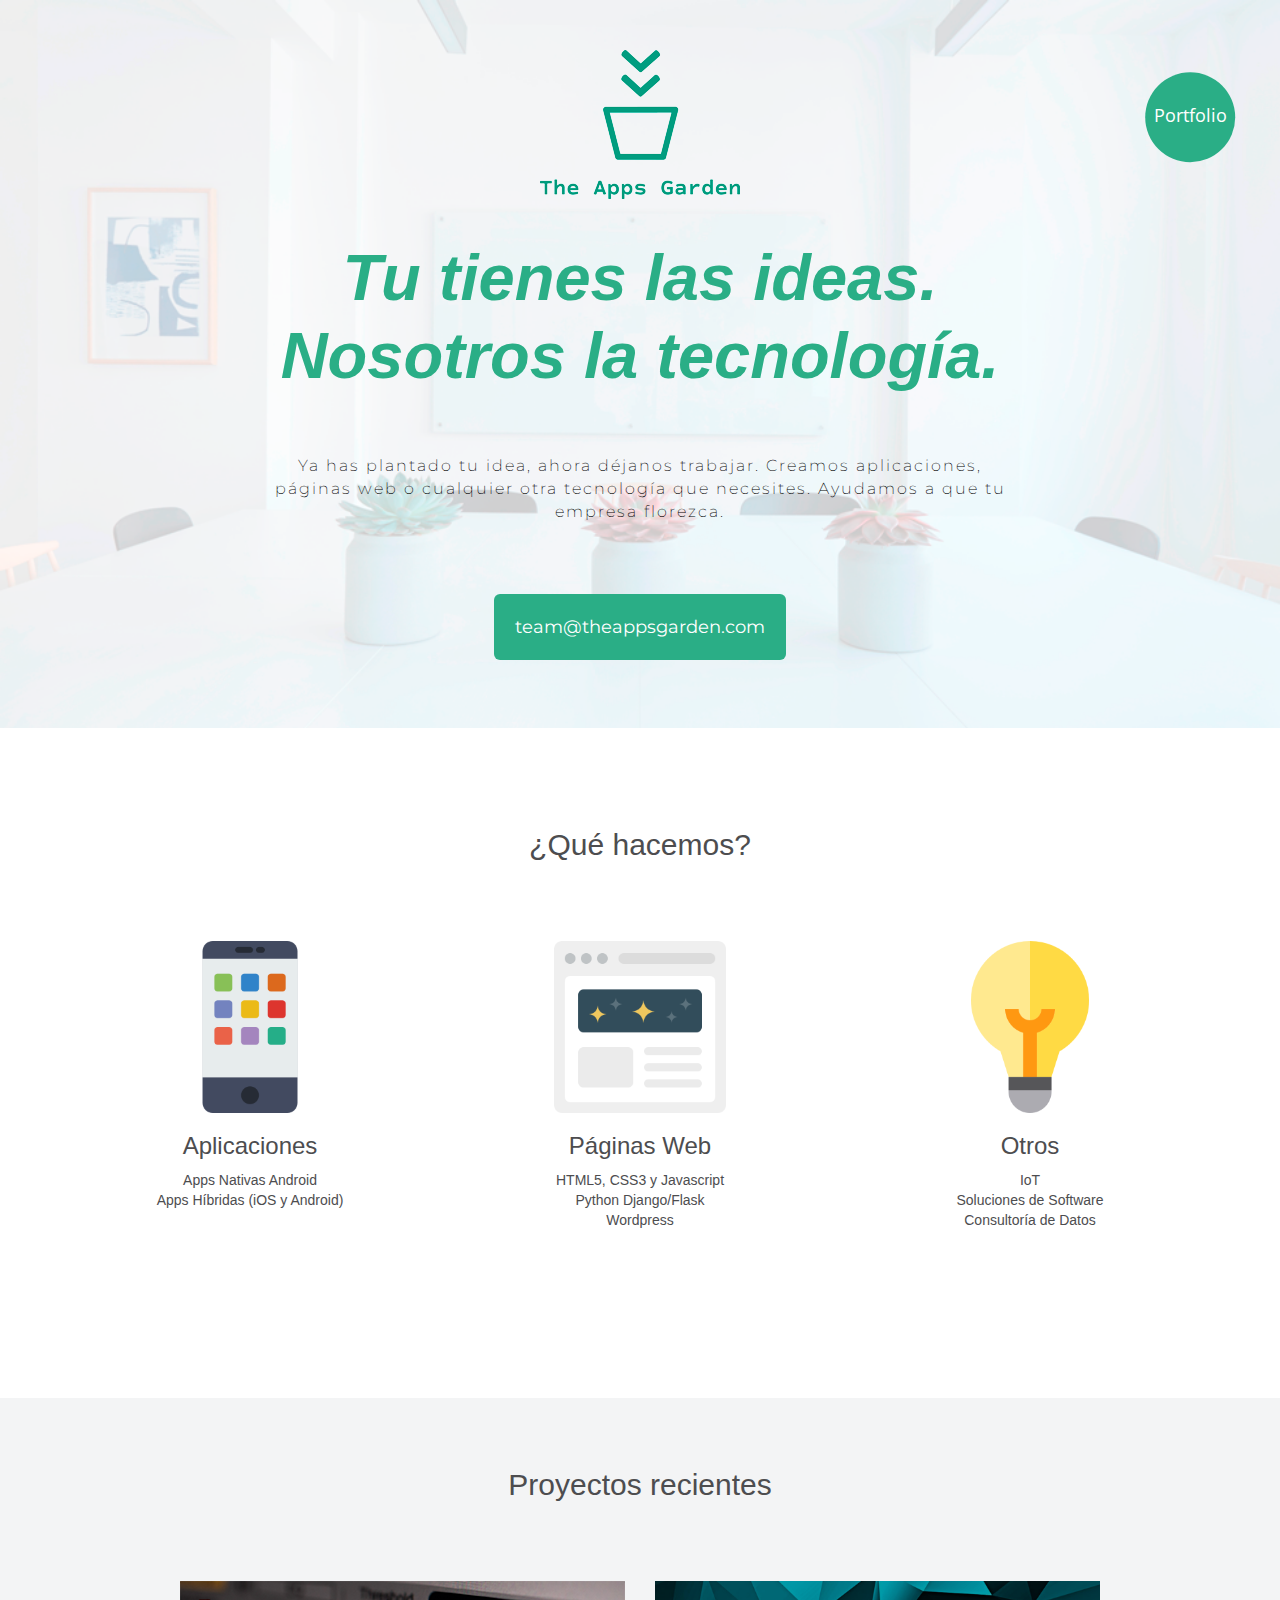
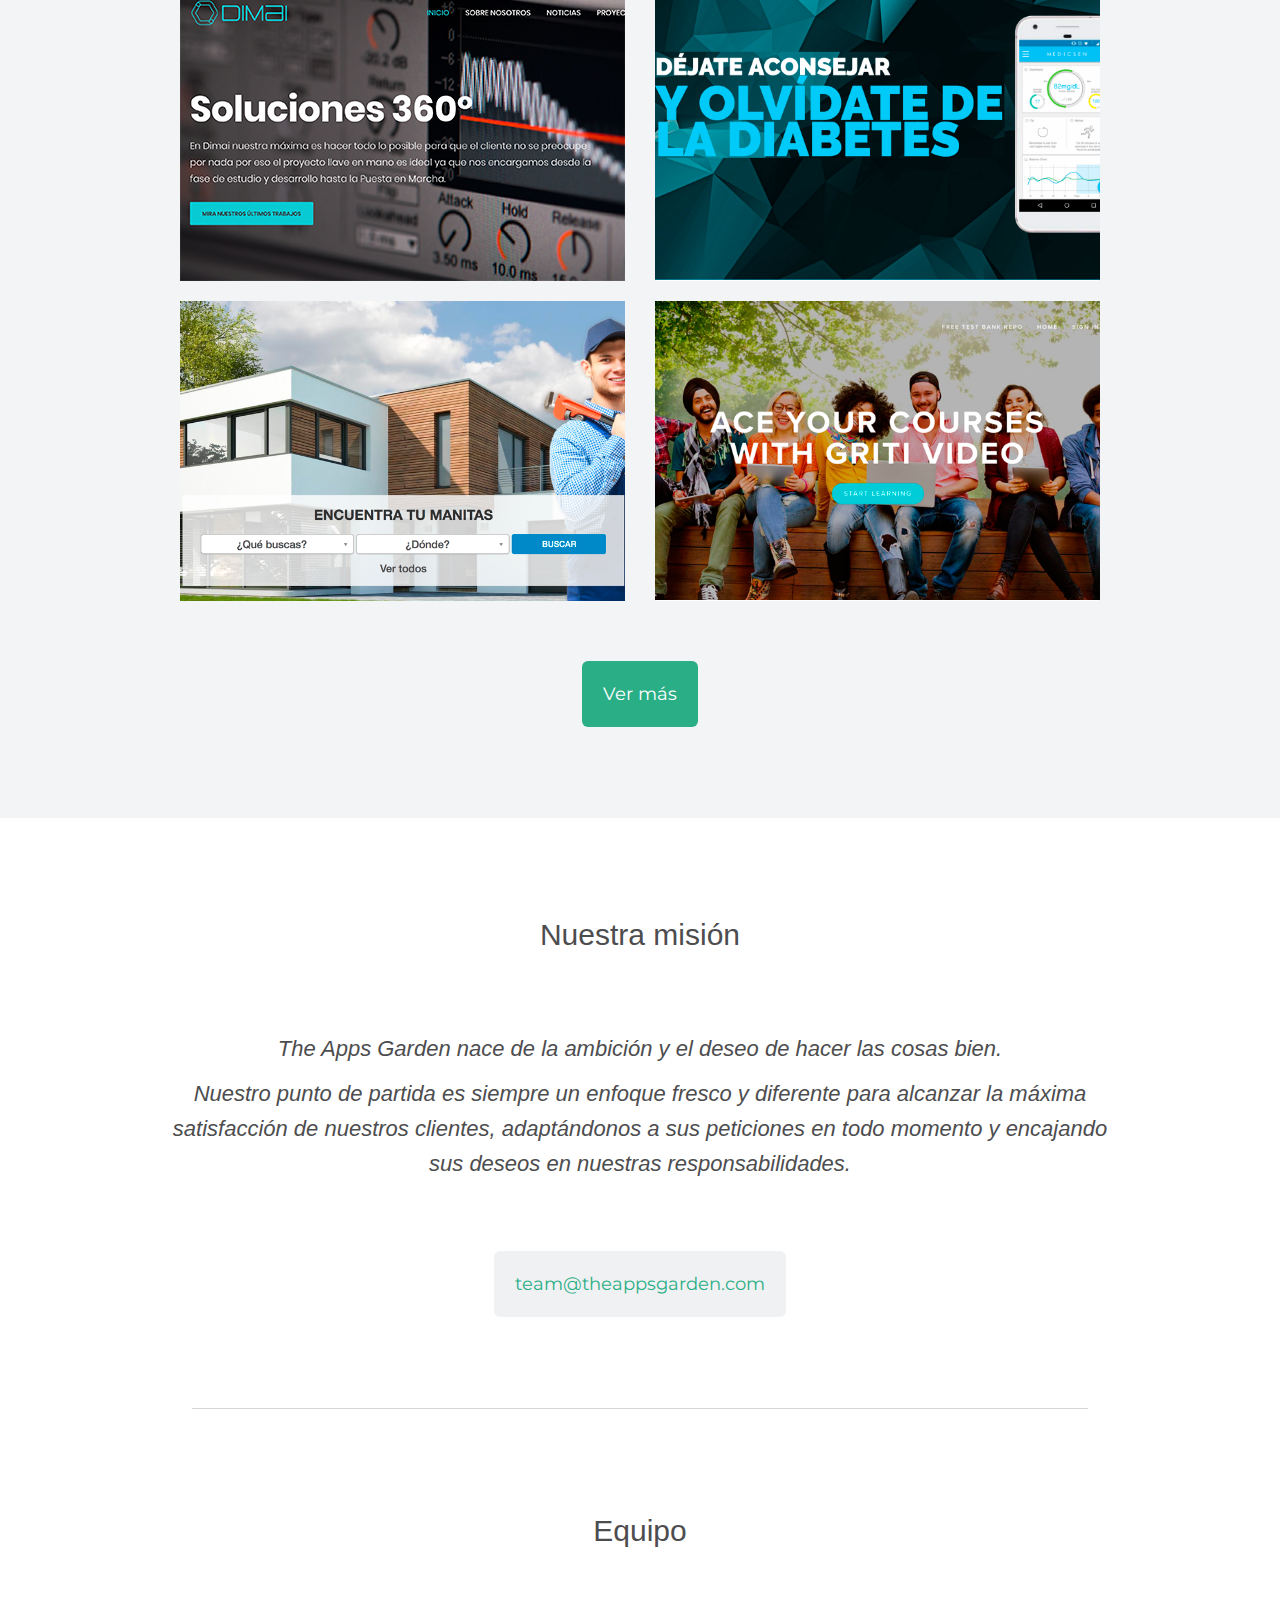
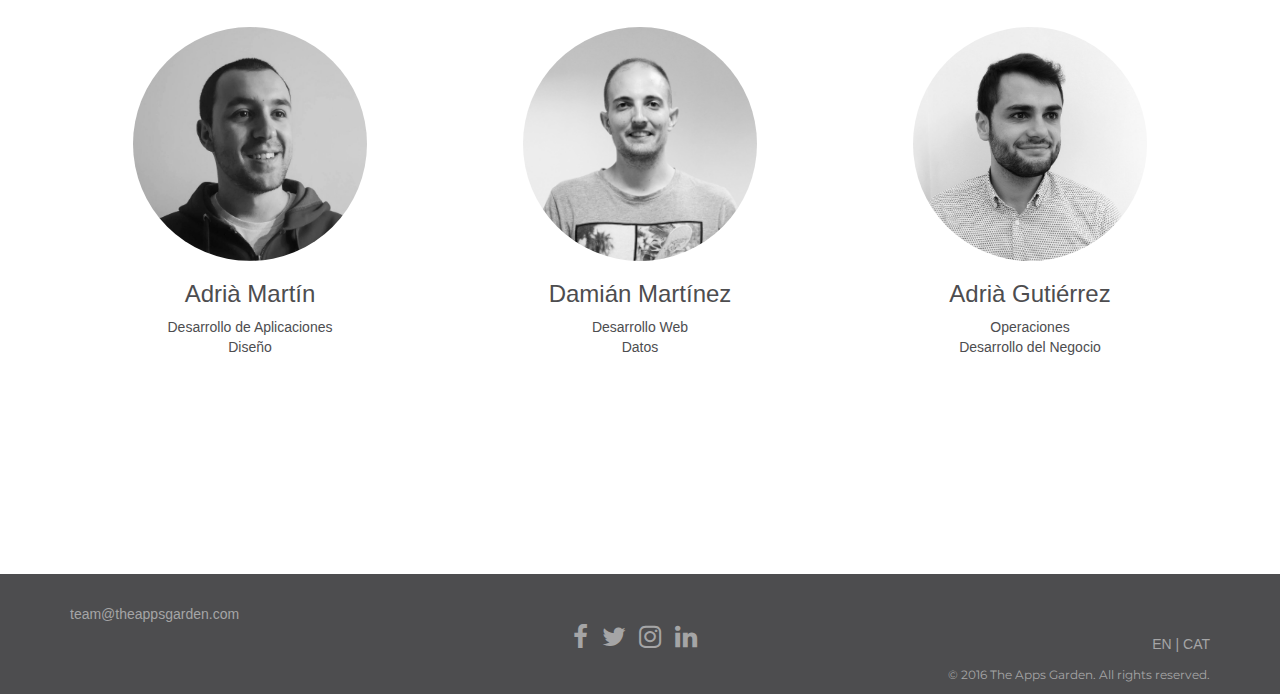
<file: index.html>
<!DOCTYPE html>
<html lang="en">
  <head>
    <meta charset="utf-8">
    <meta http-equiv="X-UA-Compatible" content="IE=edge">
    <meta name="viewport" content="width=device-width, initial-scale=1">
    <!-- The above 3 meta tags *must* come first in the head; any other head content must come *after* these tags -->
    <title>The Apps Garden</title>
    <meta name="description" content="We create apps, websites, or any tech stuff you need. We help your business to flourish.">
    <!-- Mobile Specific Metas
    ================================================== -->
    <meta name="viewport" content="width=device-width, initial-scale=1">
    <!--[if lt IE 9]>
        <script src="https://oss.maxcdn.com/html5shiv/3.7.2/html5shiv.min.js"></script>
        <script src="https://oss.maxcdn.com/respond/1.4.2/respond.min.js"></script>
    <![endif]-->

    <!-- CSS
    ================================================== -->
    <meta property="og:url"                content="https://theappsgarden.com/" />
    <meta property="og:type"               content="website" />
    <meta property="og:title"              content="The Apps Garden" />
    <meta property="og:description"        content="You've got ideas. We put the tech." />
    <meta property="og:image"              content="../images/green_icon.png" />

    <!-- Le fav and touch icons -->
    <link rel="shortcut icon" href="../ico/favicon.ico">
    <link rel="apple-touch-icon" sizes="57x57" href="../ico/apple-touch-icon-57x57.png">
    <link rel="apple-touch-icon" sizes="72x72" href="../ico/apple-touch-icon-72x72.png">
    <link rel="apple-touch-icon" sizes="76x76" href="../ico/apple-touch-icon-76x76.png">
    <link rel="apple-touch-icon" sizes="114x114" href="../ico/apple-touch-icon-114x114.png">
    <link rel="apple-touch-icon" sizes="120x120" href="../ico/apple-touch-icon-120x120.png">
    <link rel="apple-touch-icon" sizes="144x144" href="../ico/apple-touch-icon-144x144.png">
    <link rel="apple-touch-icon" sizes="152x152" href="../ico/apple-touch-icon-152x152.png">
    <link rel="apple-touch-icon" sizes="180x180" href="../ico/apple-touch-icon-180x180.png">

    <!-- Bootstrap -->
    <link href="../css/bootstrap.min.css" rel="stylesheet">
    <link href="../css/style.css" rel="stylesheet">
    <link href="../css/breakpoints.css" rel="stylesheet">
    <link href="../css/font-awesome-4.6.3/css/font-awesome.min.css" rel="stylesheet" type="text/css">

    <!-- Custom Fonts -->
    <link href="https://fonts.googleapis.com/css?family=Montserrat" rel="stylesheet">
    <link href="https://fonts.googleapis.com/css?family=Arvo" rel="stylesheet">
    <link href="https://fonts.googleapis.com/css?family=Roboto" rel="stylesheet">

    <script>
      (function(i,s,o,g,r,a,m){i['GoogleAnalyticsObject']=r;i[r]=i[r]||function(){
      (i[r].q=i[r].q||[]).push(arguments)},i[r].l=1*new Date();a=s.createElement(o),
      m=s.getElementsByTagName(o)[0];a.async=1;a.src=g;m.parentNode.insertBefore(a,m)
      })(window,document,'script','https://www.google-analytics.com/analytics.js','ga');

      ga('create', 'UA-85797261-1', 'auto');
      ga('send', 'pageview');
    </script>

  </head>
  <body>
    <div class="jumbotron text-center">
      <div class="container">
        <a href="portfolio.html" class="hidden-sm hidden-xs">
          <div class="button">
            <div class="button-text">Portfolio</div>
          </div>
        </a>
        <img src="../images/green_icon.png" class="img-responsive tag-icon center-block">
        <br>
        <h1>Tu tienes las ideas. Nosotros la tecnología.</h1>
        <p>Ya has plantado tu idea, ahora déjanos trabajar. Creamos aplicaciones, páginas web o cualquier otra tecnología que necesites. Ayudamos a que tu empresa florezca.</p>
        <a class="btn btn-lg btn-custom" role="button" href="mailto:team@theappsgarden.com?Subject=Hello%20TheAppsGarden">team@theappsgarden.com</a>
      </div>
    </div>
      
    <section class="text-center section-a">
    <div class="container">
      <h2>¿Qué hacemos?</h2>
      <div class="row">
        <div class="col-xs-12 col-sm-4 col-md-4">
          <img src="../images/smartphone.png" class="img-responsive center-block wedo-img">
          <h3>Aplicaciones</h3>
          <ul>
            <li>Apps Nativas Android</li>
            <li>Apps Híbridas (iOS y Android)</li>
          </ul>
        </div>
        <div class="col-xs-12 col-sm-4 col-md-4">
          <img src="../images/browser.png" class="img-responsive center-block wedo-img">
          <h3>Páginas Web</h3>
          <ul>
            <li>HTML5, CSS3 y Javascript</li>
            <li>Python Django/Flask</li>
            <li>Wordpress</li>
          </ul>
        </div>
        <div class="col-xs-12 col-sm-4 col-md-4">
          <img src="../images/light-bulb.png" class="img-responsive center-block wedo-img">
          <h3>Otros</h3>
          <ul>
            <li>IoT</li>
            <li>Soluciones de Software</li>
            <li>Consultoría de Datos</li>
          </ul>
        </div>
      </div>
      </div>
    </section>

    <section class="text-center section-c">
    <div class="container">
    <h2>Proyectos recientes</h2>
    <div class="col-md-10 col-md-offset-1">
      <div class="row">
        <div class="col-md-6">
          <div class="thumbnail thumb-dimai">
            <a href="portfolio.html">
              <img src="../images/dimai.png" alt="Dimai" style="width:100%" id="dimai" class="projects-img">
             
            </a>
          </div>
          <div class="thumbnail thumb-manitas">
            <a href="portfolio.html">
              <img src="../images/manitas.png" alt="Tumejormanitas" style="width:100%" id="manitas" class="projects-img">
              
            </a>
          </div>
        </div>
        <div class="col-md-6">
          <div class="thumbnail thumb-medicsen">
            <a href="portfolio.html">
              <img src="../images/medicsen.png" alt="Medicsen" style="width:100%" id="medicsen" class="projects-img">
             
            </a>
          </div>
          <div class="thumbnail thumb-griti hidden-xs hidden-sm">
            <a href="portfolio.html">
              <img src="../images/griti.png" alt="Griti" style="width:100%" id="griti" class="projects-img">
         
            </a>
          </div>
        </div>
      </div>
    </div>
    <a class="btn btn-lg btn-custom" role="button" href="portfolio.html">Ver más</a>
    </div>
    </section>

    <section class="text-center section-b">
    <div class="container">
    <h2>Nuestra misión</h2>
    <p class="mission-text center-block">The Apps Garden nace de la ambición y el deseo de hacer las cosas bien.</p>
    <p class="mission-text center-block">Nuestro punto de partida es siempre un enfoque fresco y diferente para alcanzar la máxima satisfacción de nuestros clientes, adaptándonos a sus peticiones en todo momento y encajando sus deseos en nuestras responsabilidades.</p>
    <a class="btn btn-lg btn-custom btn-alternative" role="button" href="mailto:team@theappsgarden.com?Subject=Hello%20TheAppsGarden">team@theappsgarden.com</a>
    </div>
    </section>

    <hr>

    <section class="text-center section-a team">
      <div class="container">
        <h2>Equipo</h2>
         <div class="row">
        <div class="col-xs-12 col-sm-4 col-md-4">
          <img src="../images/martin.jpg" class="img-circle img-responsive team-img center-block">
          <h3>Adrià Martín</h3>
          <ul>
            <li>Desarrollo de Aplicaciones</li>
            <li>Diseño</li>
          </ul>
        </div>
        <div class="col-xs-12 col-sm-4 col-md-4">
          <img src="../images/damian.jpg" class="img-circle img-responsive team-img center-block">
          <h3>Damián Martínez</h3>
          <ul>
            <li>Desarrollo Web</li>
            <li>Datos</li>
          </ul>
        </div>
        <div class="col-xs-12 col-sm-4 col-md-4">
          <img src="../images/guti.jpg" class="img-circle img-responsive team-img center-block">
          <h3>Adrià Gutiérrez</h3>
          <ul>
            <li>Operaciones</li>
            <li>Desarrollo del Negocio</li>
          </ul>
        </div>
      </div>
      </div>
    </section>

    <footer>
    <div class="container">
    <div class="row">
        <div class="col-xs-12 col-md-4">
          <p><a href="mailto:team@theappsgarden.com?Subject=Hello%20TheAppsGarden" class="email-contact">team@theappsgarden.com</a></p>
        </div>
        <div class="col-xs-12 col-md-4 text-center">
          <a href="http://www.facebook.com/theappsgarden" target="_blank"><i class="fa fa-facebook"></i></a>
          <a href="https://twitter.com/TheAppsGarden" target="_blank"><i class="fa fa-twitter"></i></a>
          <a href="https://www.instagram.com/theappsgarden/" target="_blank"><i class="fa fa-instagram"></i></a>
          <a href="https://www.linkedin.com/company/the-apps-garden" target="_blank"><i class="fa fa-linkedin"></i></a>
        </div>
        <div class="col-xs-12 col-md-4 text-center copyright">
          <p><a class="lang-link" href="http://theappsgarden.com/en">EN</a> | <a class="lang-link" href="http://theappsgarden.com/ca">CAT</a></p>
          <small>&copy; 2016 The Apps Garden. All rights reserved.</small>
        </div>
      </div>
    </div>
    </footer>

    <!-- jQuery (necessary for Bootstrap's JavaScript plugins) -->
    <script src="https://ajax.googleapis.com/ajax/libs/jquery/1.11.3/jquery.min.js"></script>
  </body>
</html>
</file>
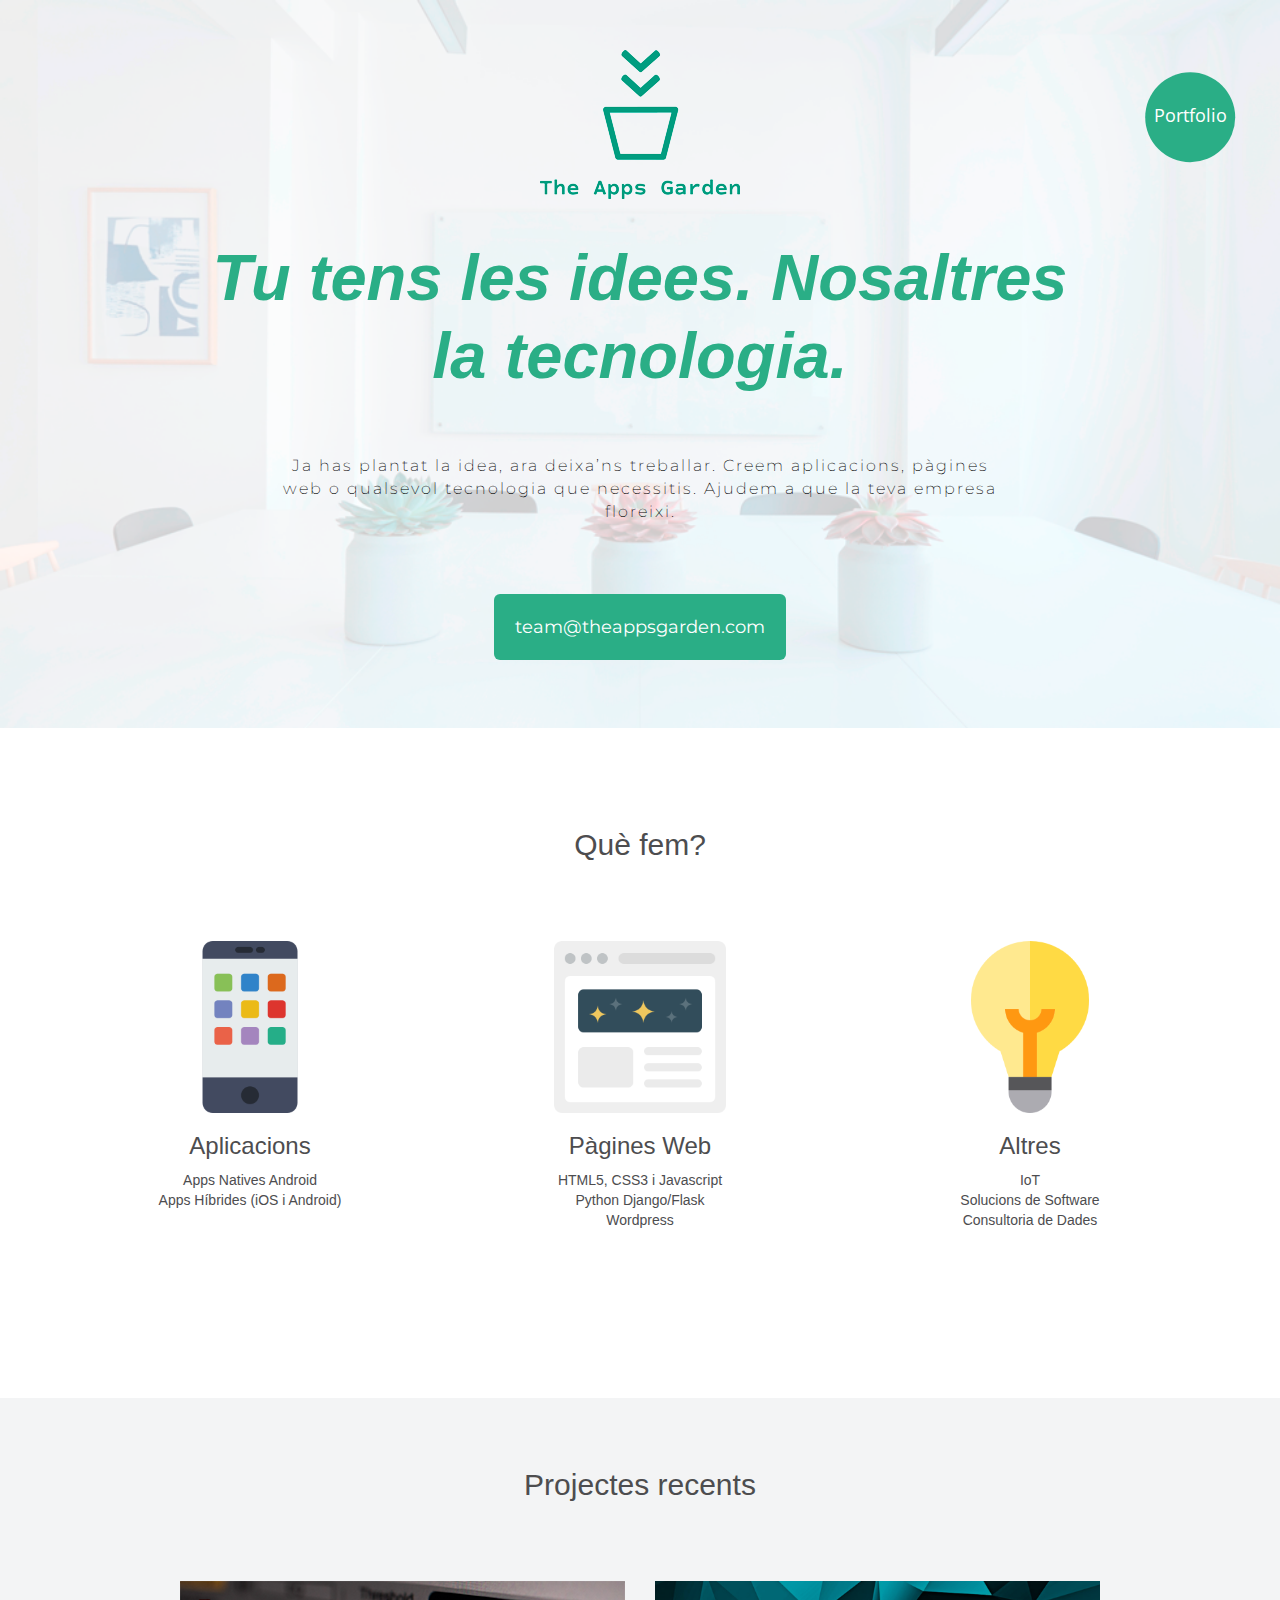
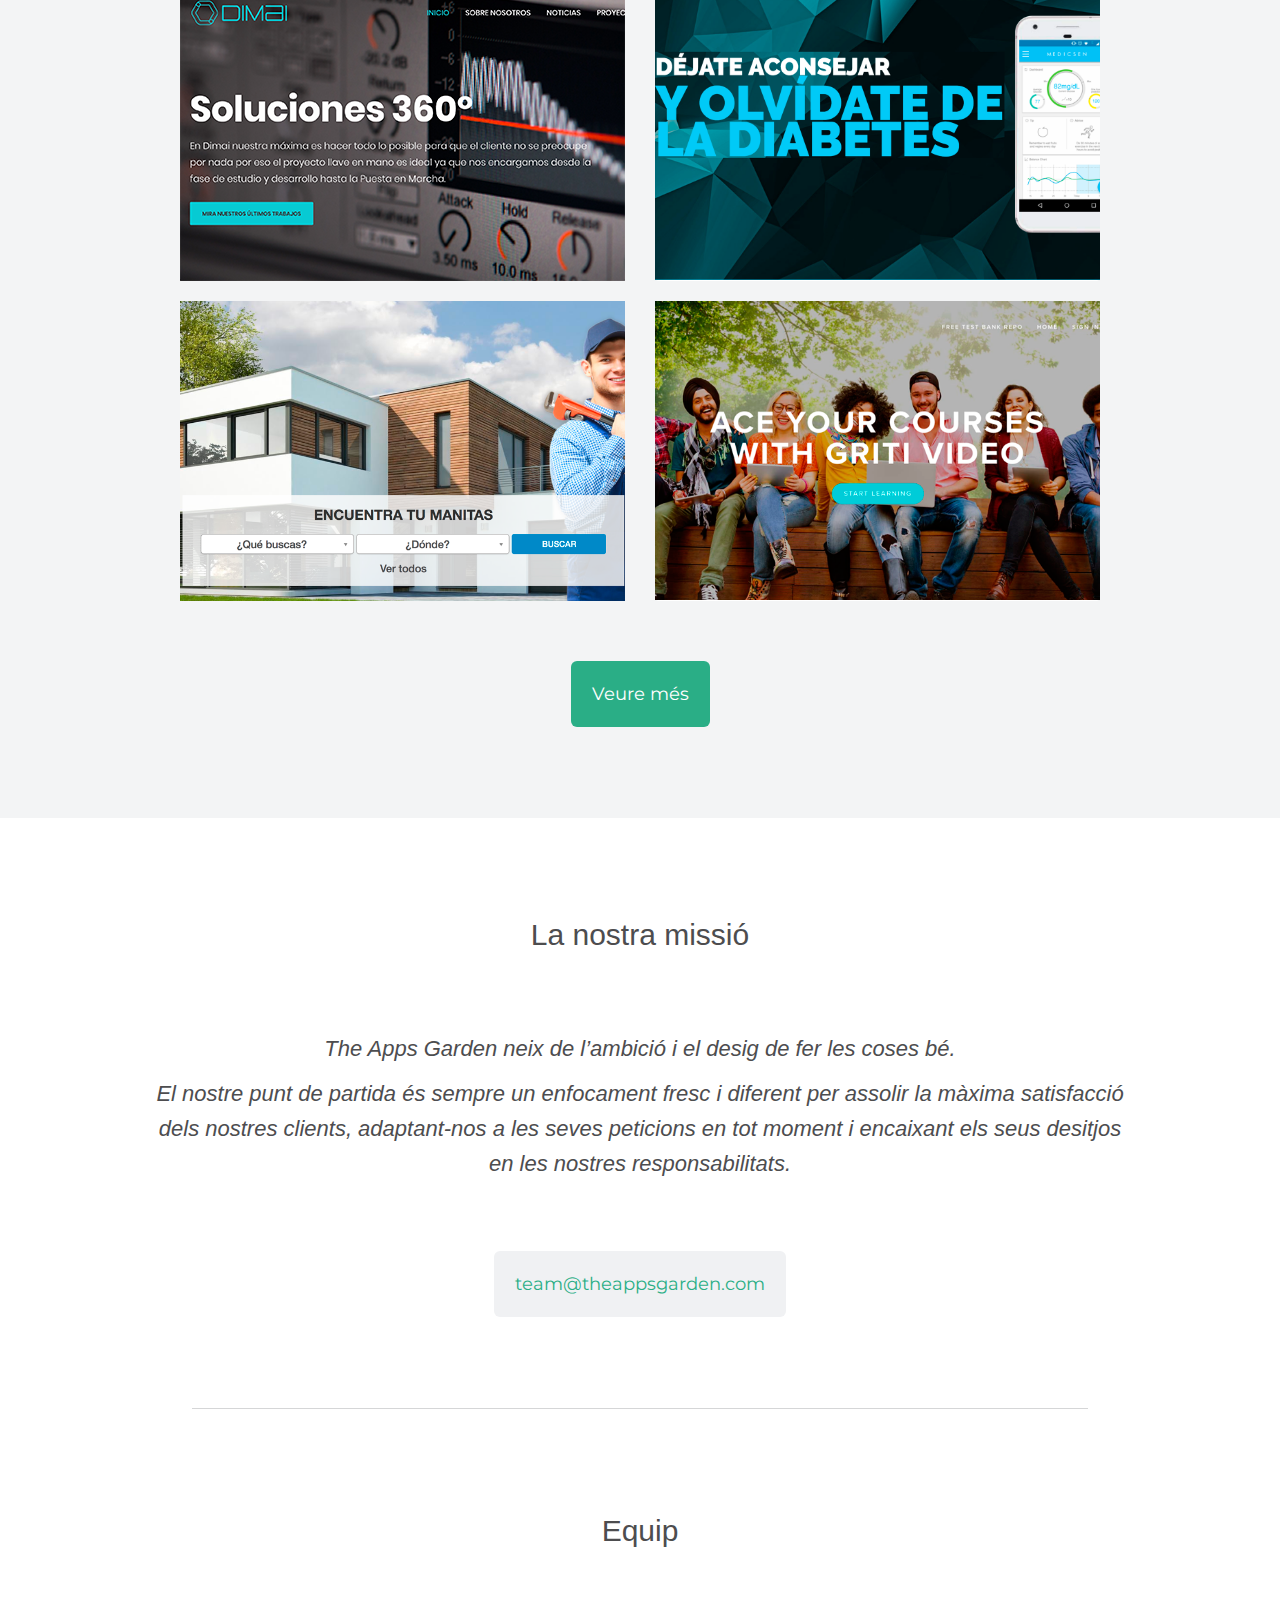
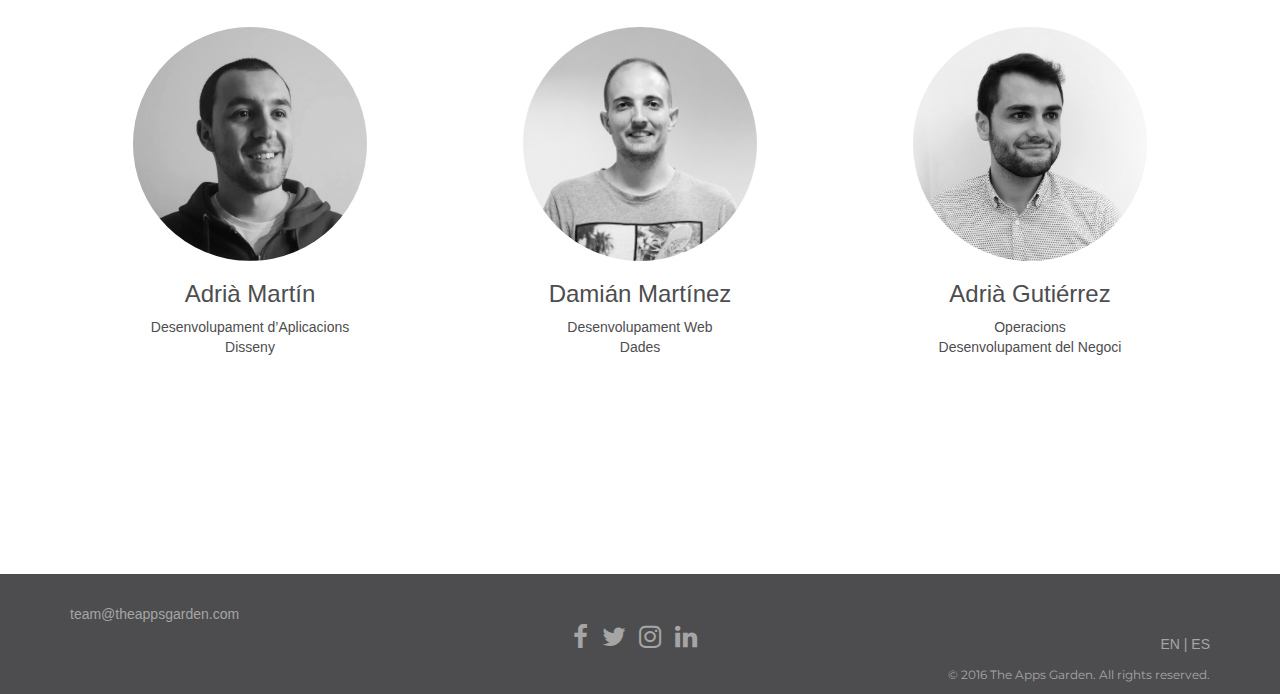
<file: ca/index.html>
<!DOCTYPE html>
<html lang="en">
  <head>
    <meta charset="utf-8">
    <meta http-equiv="X-UA-Compatible" content="IE=edge">
    <meta name="viewport" content="width=device-width, initial-scale=1">
    <!-- The above 3 meta tags *must* come first in the head; any other head content must come *after* these tags -->
    <title>The Apps Garden</title>
    <meta name="description" content="We create apps, websites, or any tech stuff you need. We help your business to flourish.">
    <!-- Mobile Specific Metas
    ================================================== -->
    <meta name="viewport" content="width=device-width, initial-scale=1">
    <!--[if lt IE 9]>
        <script src="https://oss.maxcdn.com/html5shiv/3.7.2/html5shiv.min.js"></script>
        <script src="https://oss.maxcdn.com/respond/1.4.2/respond.min.js"></script>
    <![endif]-->

    <!-- CSS
    ================================================== -->
    <meta property="og:url"                content="https://theappsgarden.com/" />
    <meta property="og:type"               content="website" />
    <meta property="og:title"              content="The Apps Garden" />
    <meta property="og:description"        content="You've got ideas. We put the tech." />
    <meta property="og:image"              content="../images/green_icon.png" />

    <!-- Le fav and touch icons -->
    <link rel="shortcut icon" href="../ico/favicon.ico">
    <link rel="apple-touch-icon" sizes="57x57" href="../ico/apple-touch-icon-57x57.png">
    <link rel="apple-touch-icon" sizes="72x72" href="../ico/apple-touch-icon-72x72.png">
    <link rel="apple-touch-icon" sizes="76x76" href="../ico/apple-touch-icon-76x76.png">
    <link rel="apple-touch-icon" sizes="114x114" href="../ico/apple-touch-icon-114x114.png">
    <link rel="apple-touch-icon" sizes="120x120" href="../ico/apple-touch-icon-120x120.png">
    <link rel="apple-touch-icon" sizes="144x144" href="../ico/apple-touch-icon-144x144.png">
    <link rel="apple-touch-icon" sizes="152x152" href="../ico/apple-touch-icon-152x152.png">
    <link rel="apple-touch-icon" sizes="180x180" href="../ico/apple-touch-icon-180x180.png">

    <!-- Bootstrap -->
    <link href="../css/bootstrap.min.css" rel="stylesheet">
    <link href="../css/style.css" rel="stylesheet">
    <link href="../css/breakpoints.css" rel="stylesheet">
    <link href="../css/font-awesome-4.6.3/css/font-awesome.min.css" rel="stylesheet" type="text/css">

    <!-- Custom Fonts -->
    <link href="https://fonts.googleapis.com/css?family=Montserrat" rel="stylesheet">
    <link href="https://fonts.googleapis.com/css?family=Arvo" rel="stylesheet">
    <link href="https://fonts.googleapis.com/css?family=Roboto" rel="stylesheet">

    <script>
      (function(i,s,o,g,r,a,m){i['GoogleAnalyticsObject']=r;i[r]=i[r]||function(){
      (i[r].q=i[r].q||[]).push(arguments)},i[r].l=1*new Date();a=s.createElement(o),
      m=s.getElementsByTagName(o)[0];a.async=1;a.src=g;m.parentNode.insertBefore(a,m)
      })(window,document,'script','https://www.google-analytics.com/analytics.js','ga');

      ga('create', 'UA-85797261-1', 'auto');
      ga('send', 'pageview');
    </script>

  </head>
  <body>
    <div class="jumbotron text-center">
      <div class="container">
        <a href="portfolio.html" class="hidden-sm hidden-xs">
          <div class="button">
            <div class="button-text">Portfolio</div>
          </div>
        </a>
        <img src="../images/green_icon.png" class="img-responsive tag-icon center-block">
        <br>
        <h1>Tu tens les idees. Nosaltres la tecnologia.</h1>
        <p>Ja has plantat la idea, ara deixa’ns treballar. Creem aplicacions, pàgines web o qualsevol tecnologia que necessitis. Ajudem a que la teva empresa floreixi.</p>
        <a class="btn btn-lg btn-custom" role="button" href="mailto:team@theappsgarden.com?Subject=Hello%20TheAppsGarden">team@theappsgarden.com</a>
      </div>
    </div>
      
    <section class="text-center section-a">
    <div class="container">
      <h2>Què fem?</h2>
      <div class="row">
        <div class="col-xs-12 col-sm-4 col-md-4">
          <img src="../images/smartphone.png" class="img-responsive center-block wedo-img">
          <h3>Aplicacions</h3>
          <ul>
            <li>Apps Natives Android</li>
            <li>Apps Híbrides (iOS i Android)</li>
          </ul>
        </div>
        <div class="col-xs-12 col-sm-4 col-md-4">
          <img src="../images/browser.png" class="img-responsive center-block wedo-img">
          <h3>Pàgines Web</h3>
          <ul>
            <li>HTML5, CSS3 i Javascript</li>
            <li>Python Django/Flask</li>
            <li>Wordpress</li>
          </ul>
        </div>
        <div class="col-xs-12 col-sm-4 col-md-4">
          <img src="../images/light-bulb.png" class="img-responsive center-block wedo-img">
          <h3>Altres</h3>
          <ul>
            <li>IoT</li>
            <li>Solucions de Software</li>
            <li>Consultoria de Dades</li>
          </ul>
        </div>
      </div>
      </div>
    </section>

    <section class="text-center section-c">
    <div class="container">
    <h2>Projectes recents</h2>
    <div class="col-md-10 col-md-offset-1">
      <div class="row">
        <div class="col-md-6">
          <div class="thumbnail thumb-dimai">
            <a href="portfolio.html">
              <img src="../images/dimai.png" alt="Dimai" style="width:100%" id="dimai" class="projects-img">
             
            </a>
          </div>
          <div class="thumbnail thumb-manitas">
            <a href="portfolio.html">
              <img src="../images/manitas.png" alt="Tumejormanitas" style="width:100%" id="manitas" class="projects-img">
              
            </a>
          </div>
        </div>
        <div class="col-md-6">
          <div class="thumbnail thumb-medicsen">
            <a href="portfolio.html">
              <img src="../images/medicsen.png" alt="Medicsen" style="width:100%" id="medicsen" class="projects-img">
             
            </a>
          </div>
          <div class="thumbnail thumb-griti hidden-xs hidden-sm">
            <a href="portfolio.html">
              <img src="../images/griti.png" alt="Griti" style="width:100%" id="griti" class="projects-img">
         
            </a>
          </div>
        </div>
      </div>
    </div>
    <a class="btn btn-lg btn-custom" role="button" href="portfolio.html">Veure més</a>
    </div>
    </section>

    <section class="text-center section-b">
    <div class="container">
    <h2>La nostra missió</h2>
    <p class="mission-text center-block">The Apps Garden neix de l’ambició i el desig de fer les coses bé.</p>
    <p class="mission-text center-block">El nostre punt de partida és sempre un enfocament fresc i diferent per assolir la màxima satisfacció dels nostres clients, adaptant-nos a les seves peticions en tot moment i encaixant els seus desitjos en les nostres responsabilitats.</p>
    <a class="btn btn-lg btn-custom btn-alternative" role="button" href="mailto:team@theappsgarden.com?Subject=Hello%20TheAppsGarden">team@theappsgarden.com</a>
    </div>
    </section>

    <hr>

    <section class="text-center section-a team">
      <div class="container">
        <h2>Equip</h2>
         <div class="row">
        <div class="col-xs-12 col-sm-4 col-md-4">
          <img src="../images/martin.jpg" class="img-circle img-responsive team-img center-block">
          <h3>Adrià Martín</h3>
          <ul>
            <li>Desenvolupament d’Aplicacions</li>
            <li>Disseny</li>
          </ul>
        </div>
        <div class="col-xs-12 col-sm-4 col-md-4">
          <img src="../images/damian.jpg" class="img-circle img-responsive team-img center-block">
          <h3>Damián Martínez</h3>
          <ul>
            <li>Desenvolupament Web</li>
            <li>Dades</li>
          </ul>
        </div>
        <div class="col-xs-12 col-sm-4 col-md-4">
          <img src="../images/guti.jpg" class="img-circle img-responsive team-img center-block">
          <h3>Adrià Gutiérrez</h3>
          <ul>
            <li>Operacions</li>
            <li>Desenvolupament del Negoci</li>
          </ul>
        </div>
      </div>
      </div>
    </section>

    <footer>
    <div class="container">
    <div class="row">
        <div class="col-xs-12 col-md-4">
          <p><a href="mailto:team@theappsgarden.com?Subject=Hello%20TheAppsGarden" class="email-contact">team@theappsgarden.com</a></p>
        </div>
        <div class="col-xs-12 col-md-4 text-center">
          <a href="http://www.facebook.com/theappsgarden" target="_blank"><i class="fa fa-facebook"></i></a>
          <a href="https://twitter.com/TheAppsGarden" target="_blank"><i class="fa fa-twitter"></i></a>
          <a href="https://www.instagram.com/theappsgarden/" target="_blank"><i class="fa fa-instagram"></i></a>
          <a href="https://www.linkedin.com/company/the-apps-garden" target="_blank"><i class="fa fa-linkedin"></i></a>
        </div>
        <div class="col-xs-12 col-md-4 text-center copyright">
          <p><a class="lang-link" href="http://theappsgarden.com/en">EN</a> | <a class="lang-link" href="http://theappsgarden.com/es">ES</a></p>
          <small>&copy; 2016 The Apps Garden. All rights reserved.</small>
        </div>
      </div>
    </div>
    </footer>

    <!-- jQuery (necessary for Bootstrap's JavaScript plugins) -->
    <script src="https://ajax.googleapis.com/ajax/libs/jquery/1.11.3/jquery.min.js"></script>
  </body>
</html>
</file>
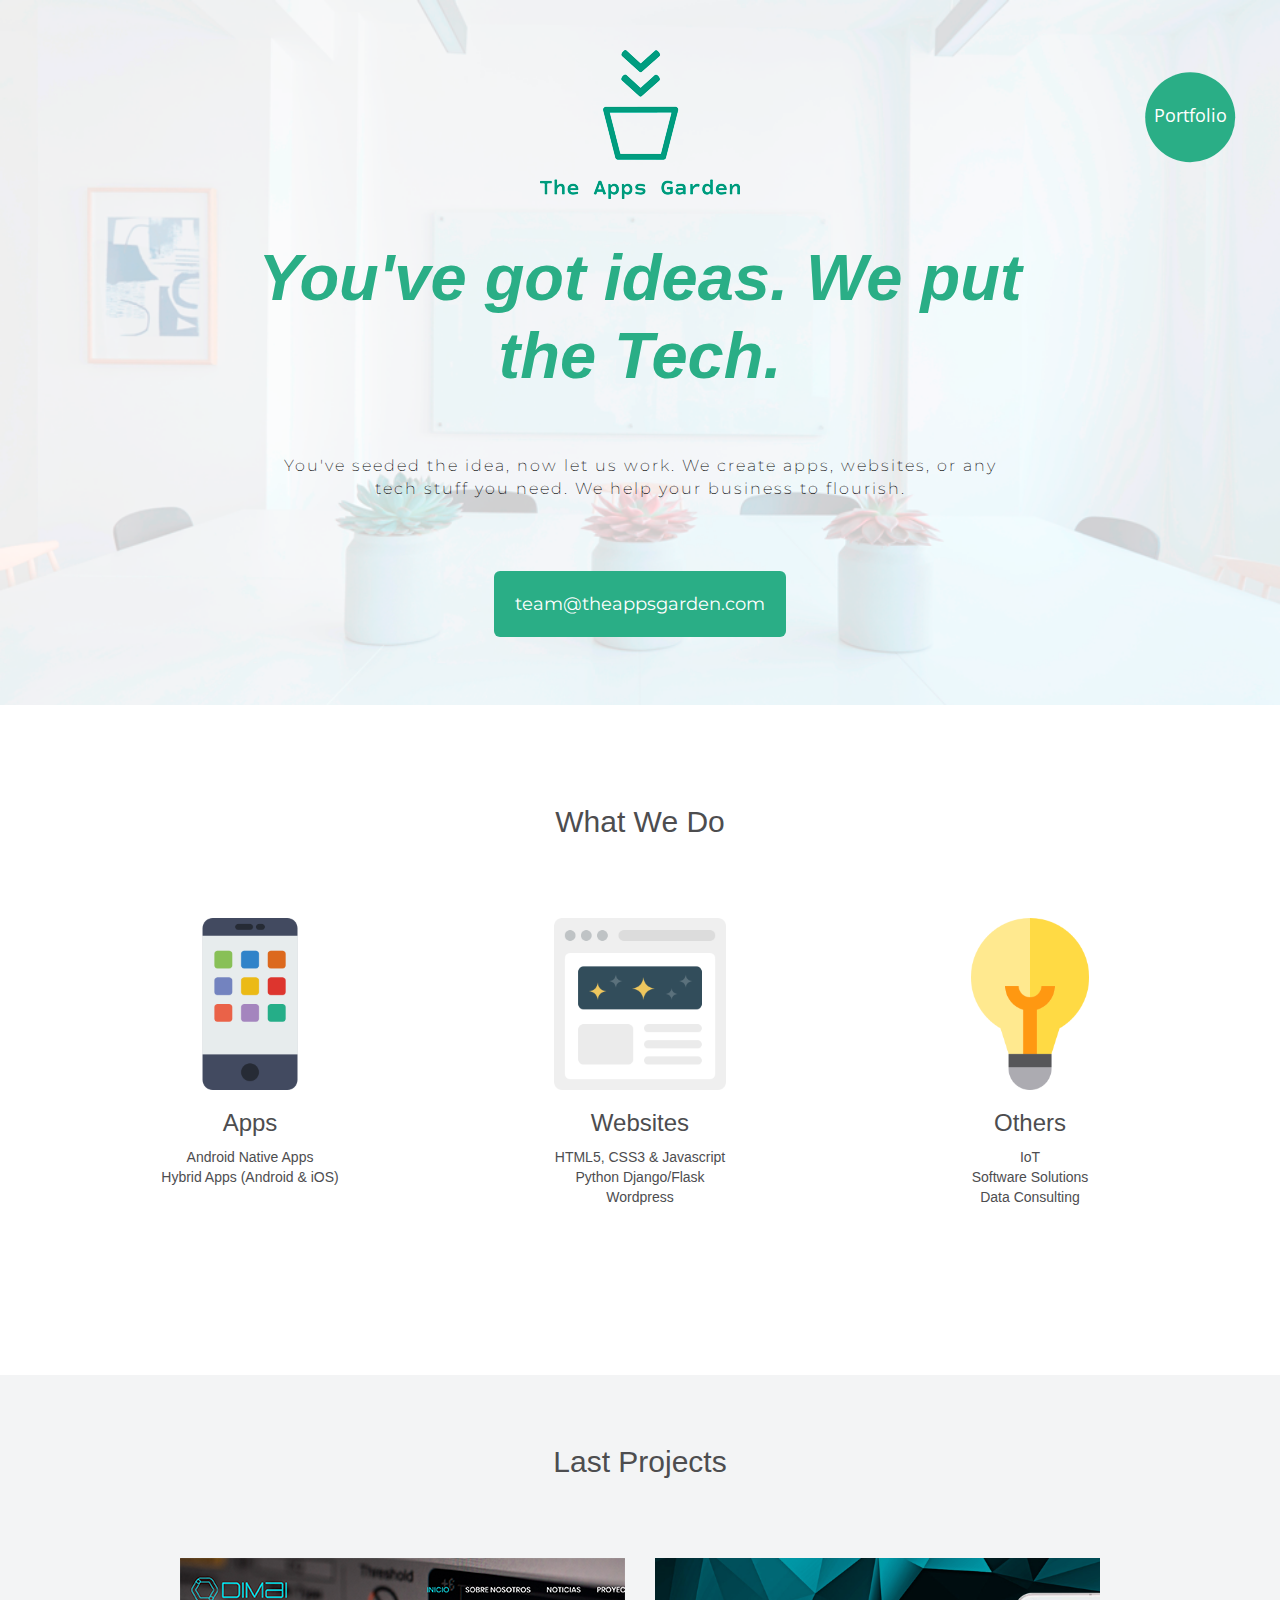
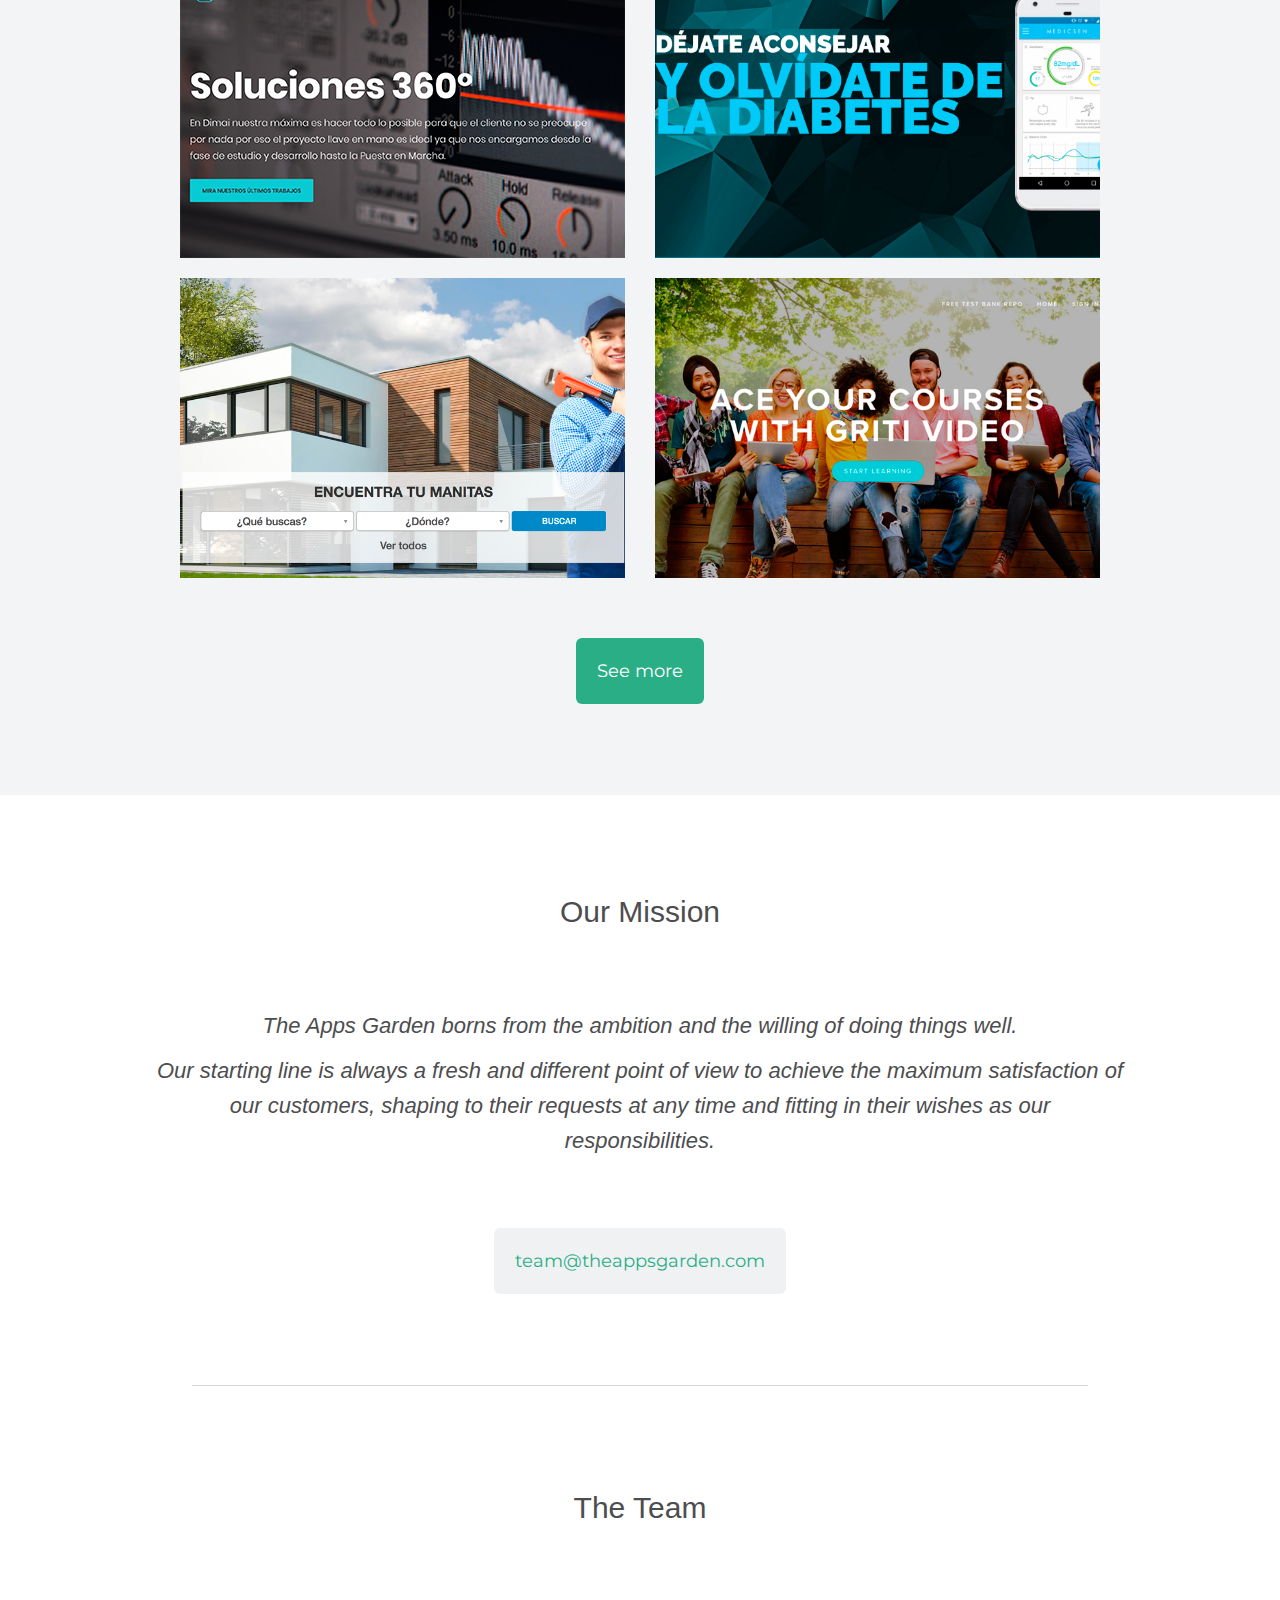
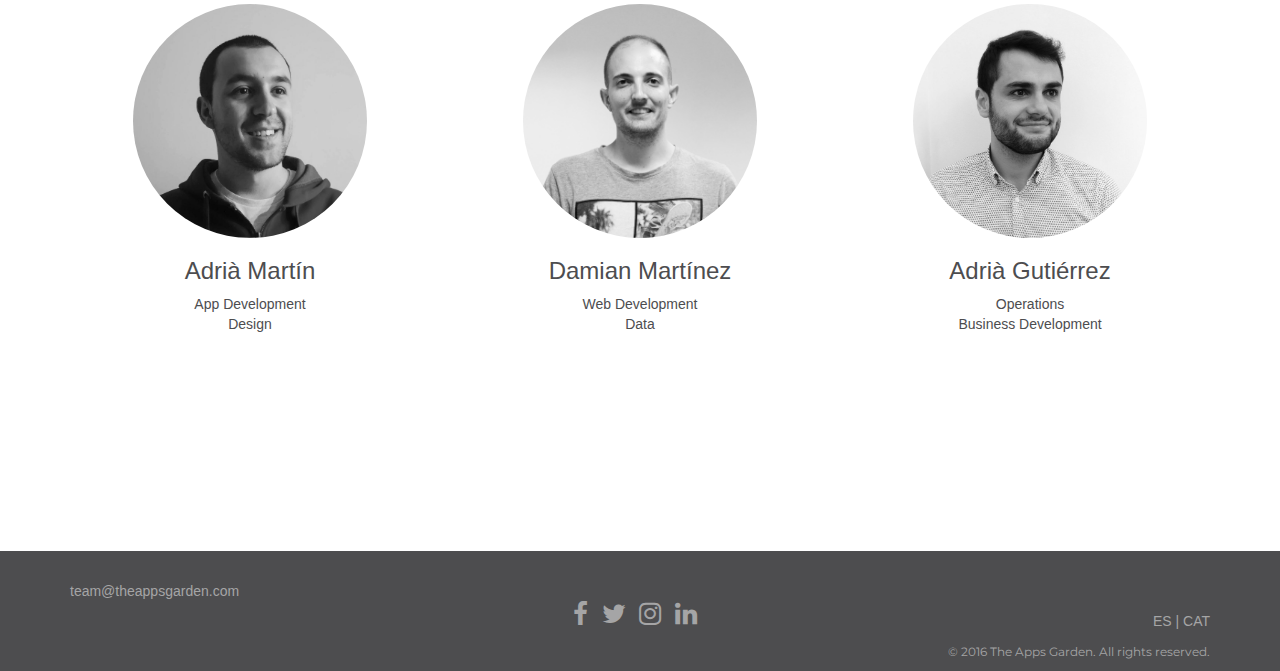
<file: en/index.html>
<!DOCTYPE html>
<html lang="en">
  <head>
    <meta charset="utf-8">
    <meta http-equiv="X-UA-Compatible" content="IE=edge">
    <meta name="viewport" content="width=device-width, initial-scale=1">
    <!-- The above 3 meta tags *must* come first in the head; any other head content must come *after* these tags -->
    <title>The Apps Garden</title>
    <meta name="description" content="We create apps, websites, or any tech stuff you need. We help your business to flourish.">
    <!-- Mobile Specific Metas
    ================================================== -->
    <meta name="viewport" content="width=device-width, initial-scale=1">
    <!--[if lt IE 9]>
        <script src="https://oss.maxcdn.com/html5shiv/3.7.2/html5shiv.min.js"></script>
        <script src="https://oss.maxcdn.com/respond/1.4.2/respond.min.js"></script>
    <![endif]-->

    <!-- CSS
    ================================================== -->
    <meta property="og:url"                content="https://theappsgarden.com/" />
    <meta property="og:type"               content="website" />
    <meta property="og:title"              content="The Apps Garden" />
    <meta property="og:description"        content="You've got ideas. We put the tech." />
    <meta property="og:image"              content="../images/green_icon.png" />

    <!-- Le fav and touch icons -->
    <link rel="shortcut icon" href="../ico/favicon.ico">
    <link rel="apple-touch-icon" sizes="57x57" href="../ico/apple-touch-icon-57x57.png">
    <link rel="apple-touch-icon" sizes="72x72" href="../ico/apple-touch-icon-72x72.png">
    <link rel="apple-touch-icon" sizes="76x76" href="../ico/apple-touch-icon-76x76.png">
    <link rel="apple-touch-icon" sizes="114x114" href="../ico/apple-touch-icon-114x114.png">
    <link rel="apple-touch-icon" sizes="120x120" href="../ico/apple-touch-icon-120x120.png">
    <link rel="apple-touch-icon" sizes="144x144" href="../ico/apple-touch-icon-144x144.png">
    <link rel="apple-touch-icon" sizes="152x152" href="../ico/apple-touch-icon-152x152.png">
    <link rel="apple-touch-icon" sizes="180x180" href="../ico/apple-touch-icon-180x180.png">

    <!-- Bootstrap -->
    <link href="../css/bootstrap.min.css" rel="stylesheet">
    <link href="../css/style.css" rel="stylesheet">
    <link href="../css/breakpoints.css" rel="stylesheet">
    <link href="../css/font-awesome-4.6.3/css/font-awesome.min.css" rel="stylesheet" type="text/css">

    <!-- Custom Fonts -->
    <link href="https://fonts.googleapis.com/css?family=Montserrat" rel="stylesheet">
    <link href="https://fonts.googleapis.com/css?family=Arvo" rel="stylesheet">
    <link href="https://fonts.googleapis.com/css?family=Roboto" rel="stylesheet">

    <script>
      (function(i,s,o,g,r,a,m){i['GoogleAnalyticsObject']=r;i[r]=i[r]||function(){
      (i[r].q=i[r].q||[]).push(arguments)},i[r].l=1*new Date();a=s.createElement(o),
      m=s.getElementsByTagName(o)[0];a.async=1;a.src=g;m.parentNode.insertBefore(a,m)
      })(window,document,'script','https://www.google-analytics.com/analytics.js','ga');

      ga('create', 'UA-85797261-1', 'auto');
      ga('send', 'pageview');
    </script>

  </head>
  <body>
    <div class="jumbotron text-center">
      <div class="container">
        <a href="portfolio.html" class="hidden-sm hidden-xs">
          <div class="button">
            <div class="button-text">Portfolio</div>
          </div>
        </a>
        <img src="../images/green_icon.png" class="img-responsive tag-icon center-block">
        <br>
        <h1>You've got ideas. We put the Tech.</h1>
        <p>You've seeded the idea, now let us work. We create apps, websites, or any tech stuff you need. We help your business to flourish.</p>
        <a class="btn btn-lg btn-custom" role="button" href="mailto:team@theappsgarden.com?Subject=Hello%20TheAppsGarden">team@theappsgarden.com</a>
      </div>
    </div>
      
    <section class="text-center section-a">
    <div class="container">
      <h2>What We Do</h2>
      <div class="row">
        <div class="col-xs-12 col-sm-4 col-md-4">
          <img src="../images/smartphone.png" class="img-responsive center-block wedo-img">
          <h3>Apps</h3>
          <ul>
            <li>Android Native Apps</li>
            <li>Hybrid Apps (Android &amp; iOS)</li>
          </ul>
        </div>
        <div class="col-xs-12 col-sm-4 col-md-4">
          <img src="../images/browser.png" class="img-responsive center-block wedo-img">
          <h3>Websites</h3>
          <ul>
            <li>HTML5, CSS3 &amp; Javascript</li>
            <li>Python Django/Flask</li>
            <li>Wordpress</li>
          </ul>
        </div>
        <div class="col-xs-12 col-sm-4 col-md-4">
          <img src="../images/light-bulb.png" class="img-responsive center-block wedo-img">
          <h3>Others</h3>
          <ul>
            <li>IoT</li>
            <li>Software Solutions</li>
            <li>Data Consulting</li>
          </ul>
        </div>
      </div>
      </div>
    </section>

    <section class="text-center section-c">
    <div class="container">
    <h2>Last Projects</h2>
    <div class="col-md-10 col-md-offset-1">
      <div class="row">
        <div class="col-md-6">
          <div class="thumbnail thumb-dimai">
            <a href="portfolio.html">
              <img src="../images/dimai.png" alt="Dimai" style="width:100%" id="dimai" class="projects-img">
             
            </a>
          </div>
          <div class="thumbnail thumb-manitas">
            <a href="portfolio.html">
              <img src="../images/manitas.png" alt="Tumejormanitas" style="width:100%" id="manitas" class="projects-img">
              
            </a>
          </div>
        </div>
        <div class="col-md-6">
          <div class="thumbnail thumb-medicsen">
            <a href="portfolio.html">
              <img src="../images/medicsen.png" alt="Medicsen" style="width:100%" id="medicsen" class="projects-img">
             
            </a>
          </div>
          <div class="thumbnail thumb-griti hidden-xs hidden-sm">
            <a href="portfolio.html">
              <img src="../images/griti.png" alt="Griti" style="width:100%" id="griti" class="projects-img">
         
            </a>
          </div>
        </div>
      </div>
    </div>
    <a class="btn btn-lg btn-custom" role="button" href="portfolio.html">See more</a>
    </div>
    </section>

    <section class="text-center section-b">
    <div class="container">
    <h2>Our Mission</h2>
    <p class="mission-text center-block">The Apps Garden borns from the ambition and the willing of doing things well.</p>
    <p class="mission-text center-block">Our starting line is always a fresh and different point of view to achieve the maximum satisfaction of our customers, shaping to their requests at any time and fitting in their wishes as our responsibilities.</p>
    <a class="btn btn-lg btn-custom btn-alternative" role="button" href="mailto:team@theappsgarden.com?Subject=Hello%20TheAppsGarden">team@theappsgarden.com</a>
    </div>
    </section>

    <hr>

    <section class="text-center section-a team">
      <div class="container">
        <h2>The Team</h2>
         <div class="row">
        <div class="col-xs-12 col-sm-4 col-md-4">
          <img src="../images/martin.jpg" class="img-circle img-responsive team-img center-block">
          <h3>Adrià Martín</h3>
          <ul>
            <li>App Development</li>
            <li>Design</li>
          </ul>
        </div>
        <div class="col-xs-12 col-sm-4 col-md-4">
          <img src="../images/damian.jpg" class="img-circle img-responsive team-img center-block">
          <h3>Damian Martínez</h3>
          <ul>
            <li>Web Development</li>
            <li>Data</li>
          </ul>
        </div>
        <div class="col-xs-12 col-sm-4 col-md-4">
          <img src="../images/guti.jpg" class="img-circle img-responsive team-img center-block">
          <h3>Adrià Gutiérrez</h3>
          <ul>
            <li>Operations</li>
            <li>Business Development</li>
          </ul>
        </div>
      </div>
      </div>
    </section>

    <footer>
    <div class="container">
    <div class="row">
        <div class="col-xs-12 col-md-4">
          <p><a href="mailto:team@theappsgarden.com?Subject=Hello%20TheAppsGarden" class="email-contact">team@theappsgarden.com</a></p>
        </div>
        <div class="col-xs-12 col-md-4 text-center">
          <a href="http://www.facebook.com/theappsgarden" target="_blank"><i class="fa fa-facebook"></i></a>
          <a href="https://twitter.com/TheAppsGarden" target="_blank"><i class="fa fa-twitter"></i></a>
          <a href="https://www.instagram.com/theappsgarden/" target="_blank"><i class="fa fa-instagram"></i></a>
          <a href="https://www.linkedin.com/company/the-apps-garden" target="_blank"><i class="fa fa-linkedin"></i></a>
        </div>
        <div class="col-xs-12 col-md-4 text-center copyright">
          <p><a class="lang-link" href="http://theappsgarden.com/es">ES</a> | <a class="lang-link" href="http://theappsgarden.com/ca">CAT</a></p>
          <small>&copy; 2016 The Apps Garden. All rights reserved.</small>
        </div>
      </div>
    </div>
    </footer>

    <!-- jQuery (necessary for Bootstrap's JavaScript plugins) -->
    <script src="https://ajax.googleapis.com/ajax/libs/jquery/1.11.3/jquery.min.js"></script>
  </body>
</html>
</file>
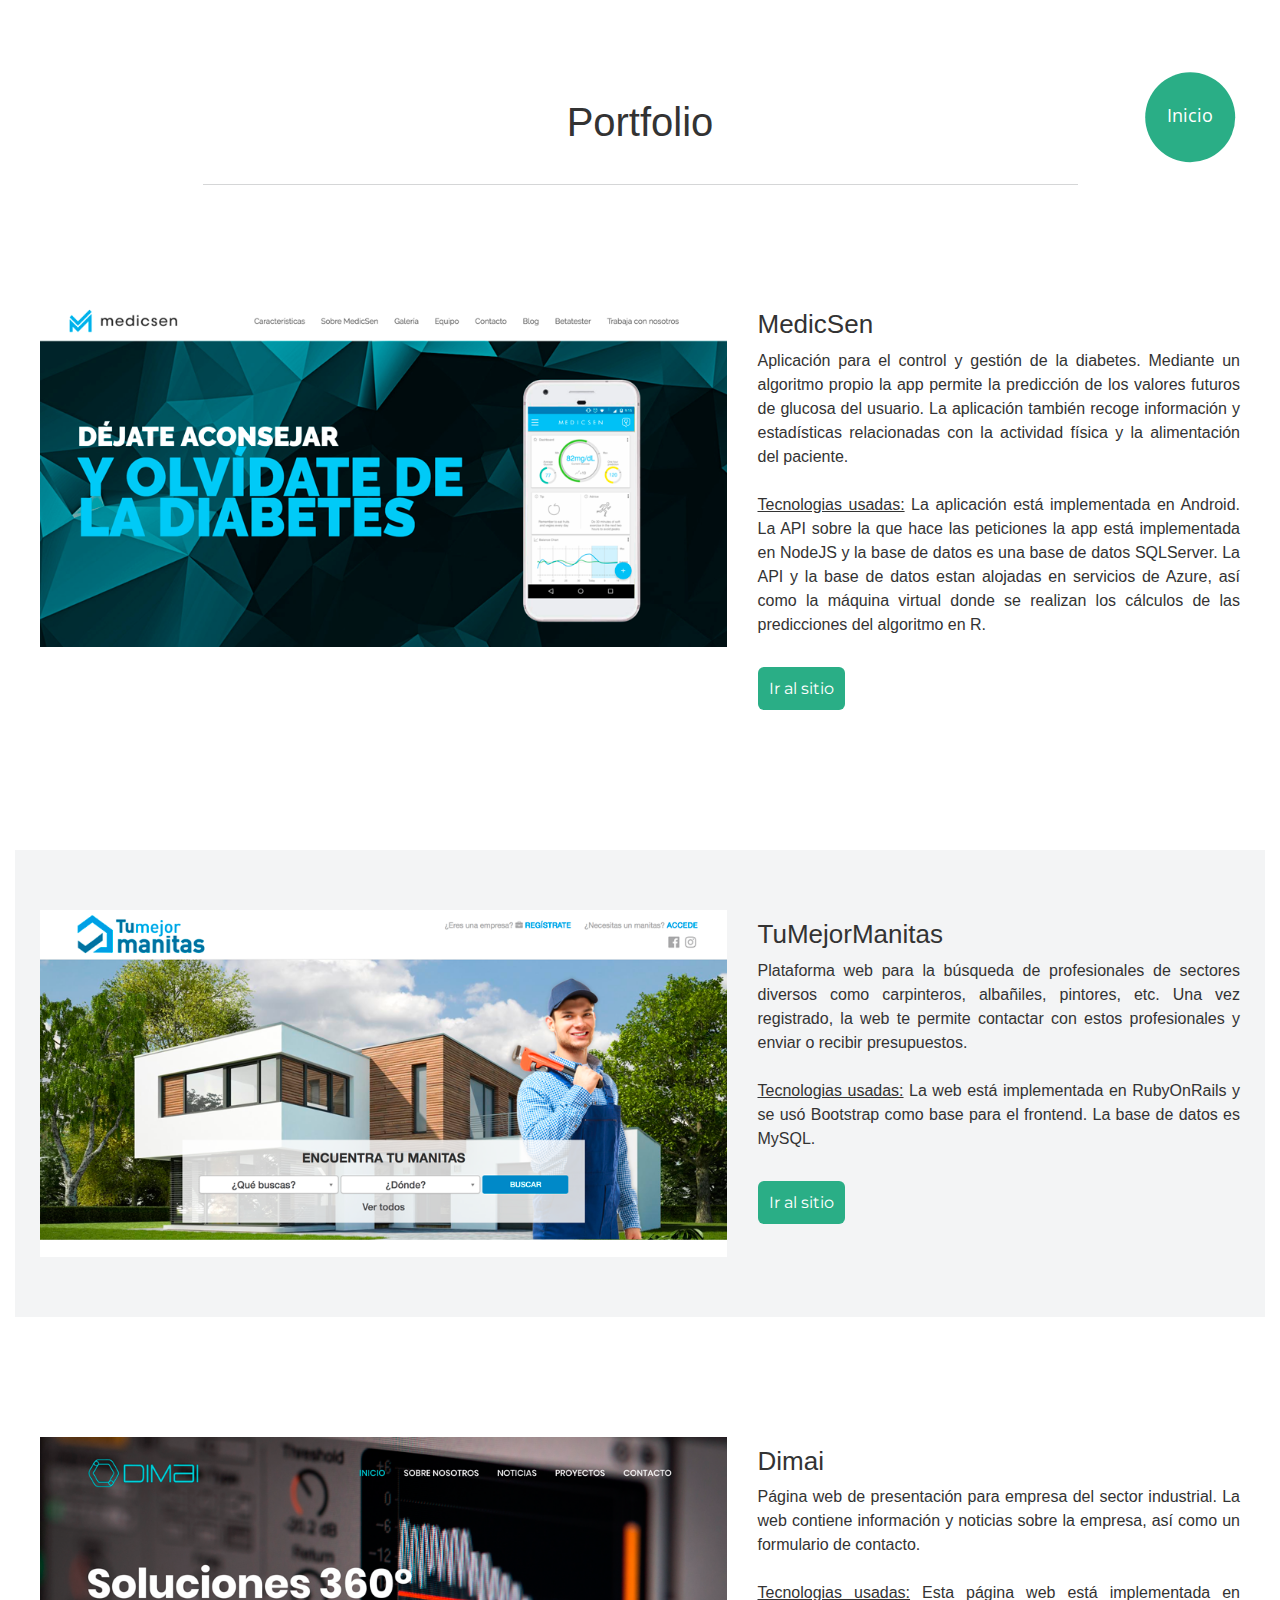
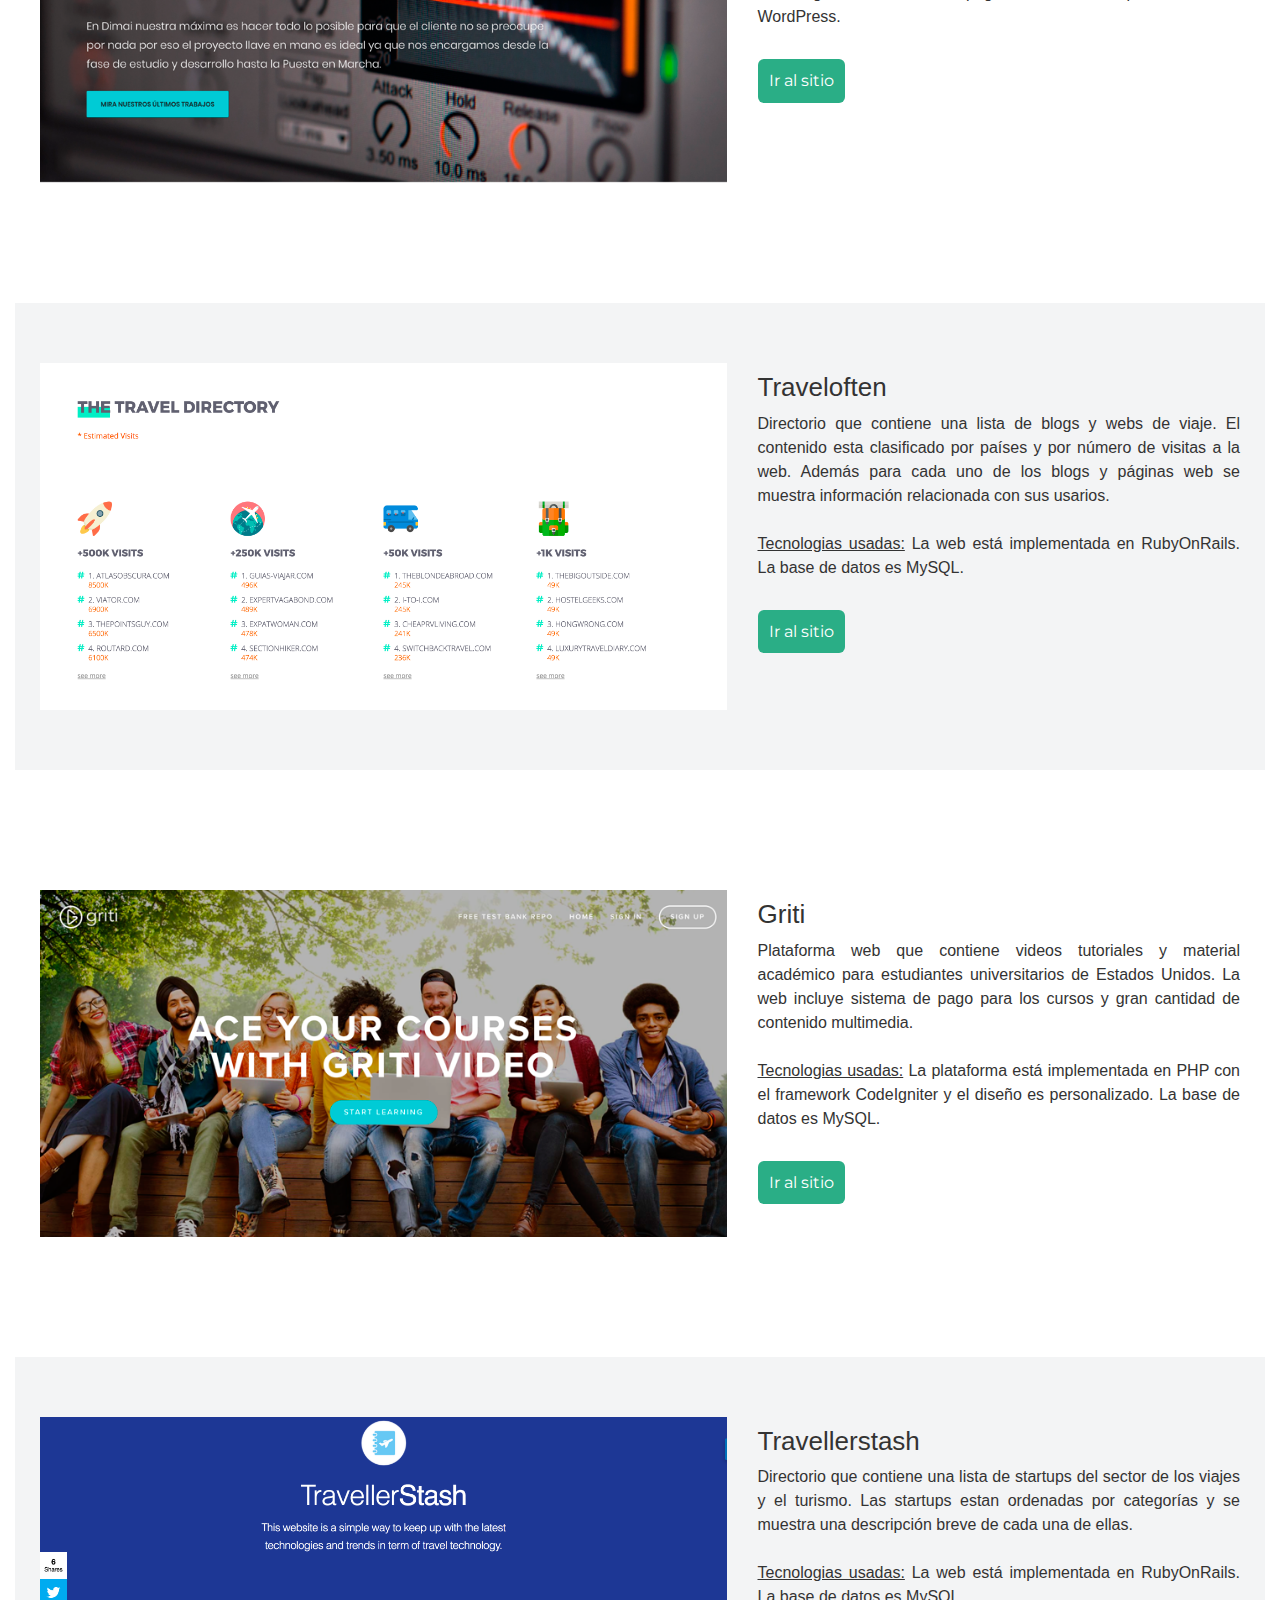
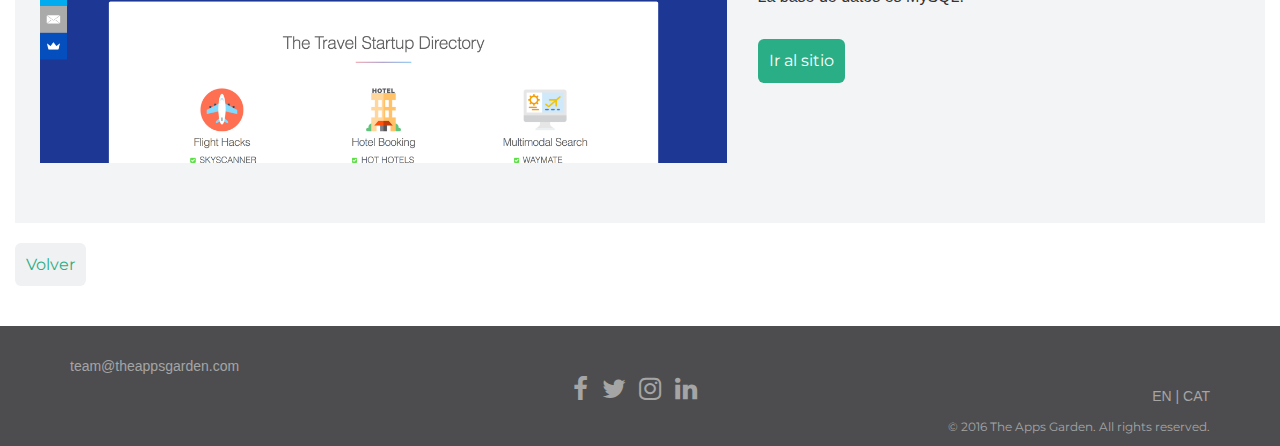
<file: portfolio.html>
<!DOCTYPE html>
<html lang="en">
  <head>
    <meta charset="utf-8">
    <meta http-equiv="X-UA-Compatible" content="IE=edge">
    <meta name="viewport" content="width=device-width, initial-scale=1">
    <!-- The above 3 meta tags *must* come first in the head; any other head content must come *after* these tags -->
    <title>The Apps Garden</title>
    <meta name="description" content="We create apps, websites, or any tech stuff you need. We help your business to flourish.">
    <!-- Mobile Specific Metas
    ================================================== -->
    <meta name="viewport" content="width=device-width, initial-scale=1">
    <!--[if lt IE 9]>
        <script src="https://oss.maxcdn.com/html5shiv/3.7.2/html5shiv.min.js"></script>
        <script src="https://oss.maxcdn.com/respond/1.4.2/respond.min.js"></script>
    <![endif]-->

    <!-- CSS
    ================================================== -->
    <meta property="og:url"                content="http://theappsgarden.com/" />
    <meta property="og:type"               content="website" />
    <meta property="og:title"              content="The Apps Garden" />
    <meta property="og:description"        content="You've got ideas. We put the tech." />
    <meta property="og:image"              content="../images/green_icon.png" />

    <!-- Le fav and touch icons -->
    <link rel="shortcut icon" href="../ico/favicon.ico">
    <link rel="apple-touch-icon" sizes="57x57" href="../ico/apple-touch-icon-57x57.png">
    <link rel="apple-touch-icon" sizes="72x72" href="../ico/apple-touch-icon-72x72.png">
    <link rel="apple-touch-icon" sizes="76x76" href="../ico/apple-touch-icon-76x76.png">
    <link rel="apple-touch-icon" sizes="114x114" href="../ico/apple-touch-icon-114x114.png">
    <link rel="apple-touch-icon" sizes="120x120" href="../ico/apple-touch-icon-120x120.png">
    <link rel="apple-touch-icon" sizes="144x144" href="../ico/apple-touch-icon-144x144.png">
    <link rel="apple-touch-icon" sizes="152x152" href="../ico/apple-touch-icon-152x152.png">
    <link rel="apple-touch-icon" sizes="180x180" href="../ico/apple-touch-icon-180x180.png">

    <!-- Bootstrap -->
    <link href="../css/bootstrap.min.css" rel="stylesheet">
    <link href="../css/style.css" rel="stylesheet">
    <link href="../css/breakpoints.css" rel="stylesheet">
    <link href="../css/font-awesome-4.6.3/css/font-awesome.min.css" rel="stylesheet" type="text/css">

    <!-- Custom Fonts -->
    <link href="https://fonts.googleapis.com/css?family=Montserrat" rel="stylesheet">
    <link href="https://fonts.googleapis.com/css?family=Arvo" rel="stylesheet">
    <link href="https://fonts.googleapis.com/css?family=Roboto" rel="stylesheet">

    <script>
      (function(i,s,o,g,r,a,m){i['GoogleAnalyticsObject']=r;i[r]=i[r]||function(){
      (i[r].q=i[r].q||[]).push(arguments)},i[r].l=1*new Date();a=s.createElement(o),
      m=s.getElementsByTagName(o)[0];a.async=1;a.src=g;m.parentNode.insertBefore(a,m)
      })(window,document,'script','https://www.google-analytics.com/analytics.js','ga');

      ga('create', 'UA-85797261-1', 'auto');
      ga('send', 'pageview');
    </script>

  </head>
  <body>
    <div class="portfolio">
      <div class="container-fluid">
        <a href="index.html" class="hidden-xs hidden-sm">
          <div class="button">
            <div class="button-text">Inicio</div>
          </div>
          <div class="button-outline"></div>
        </a>
        <h1 class="text-center">Portfolio</h1>
        <hr>
        <div class="col-md-12">
          <div class="row">
            <div class="col-md-7">
              <img src="../images/medicsen-portfolio.png" class="img-responsive">
            </div>
            <div class="col-md-5">
              <h4>MedicSen</h4>
              <p class="text-justify">Aplicación para el control y gestión de la diabetes. Mediante un algoritmo propio la app permite la predicción de los valores futuros de glucosa del usuario. La aplicación también recoge información y estadísticas relacionadas con la actividad física y la alimentación del paciente. <br><br><span style="text-decoration: underline;">Tecnologias usadas:</span> La aplicación está implementada en Android. La API sobre la que hace las peticiones la app está implementada en NodeJS y la base de datos es una base de datos SQLServer. La API y la base de datos estan alojadas en servicios de Azure, así como la máquina virtual donde se realizan los cálculos de las predicciones del algoritmo en R.</p>
              <a class="btn btn-lg btn-custom " href="https://www.medicsen.com">Ir al sitio</a>
            </div>
          </div>
          <div class="row row-alt">
            <div class="col-md-7">
              <img src="../images/manitas-portfolio.png" class="img-responsive">
            </div>
            <div class="col-md-5">
              <h4>TuMejorManitas</h4>
              <p class="text-justify">Plataforma web para la búsqueda de profesionales de sectores diversos como carpinteros, albañiles, pintores, etc. Una vez registrado, la web te permite contactar con estos profesionales y enviar o recibir presupuestos. <br><br><span style="text-decoration: underline;">Tecnologias usadas:</span> La web está implementada en RubyOnRails y se usó Bootstrap como base para el frontend. La base de datos es MySQL.</p>
              <a class="btn btn-lg btn-custom " href="http://tumejormanitas.com">Ir al sitio</a>
            </div>
          </div>
          <div class="row">
            <div class="col-md-7">
              <img src="../images/dimai-portfolio.png" class="img-responsive">
            </div>
            <div class="col-md-5">
              <h4>Dimai</h4>
              <p class="text-justify">Página web de presentación para empresa del sector industrial. La web contiene información y noticias sobre la empresa, así como un formulario de contacto.<br><br><span style="text-decoration: underline;">Tecnologias usadas:</span> Esta página web está implementada en WordPress.</p>
              <a class="btn btn-lg btn-custom " href="http://www.dimaisl.com">Ir al sitio</a>
            </div>
          </div>
          <div class="row row-alt">
            <div class="col-md-7">
              <img src="../images/traveloften-portfolio.png" class="img-responsive">
            </div>
            <div class="col-md-5">
              <h4>Traveloften</h4>
              <p class="text-justify">Directorio que contiene una lista de blogs y webs de viaje. El contenido esta clasificado por países y por número de visitas a la web. Además para cada uno de los blogs y páginas web se muestra información relacionada con sus usarios. <br><br><span style="text-decoration: underline;">Tecnologias usadas:</span> La web está implementada en RubyOnRails. La base de datos es MySQL.</p>
              <a class="btn btn-lg btn-custom " href="http://traveloften.co">Ir al sitio</a>
            </div>
          </div>
          <div class="row">
            <div class="col-md-7">
              <img src="../images/griti-portfolio.png" class="img-responsive">
            </div>
            <div class="col-md-5">
              <h4>Griti</h4>
              <p class="text-justify">Plataforma web que contiene videos tutoriales y material académico para estudiantes universitarios de Estados Unidos. La web incluye sistema de pago para los cursos y gran cantidad de contenido multimedia. <br><br><span style="text-decoration: underline;">Tecnologias usadas:</span> La plataforma está implementada en PHP con el framework CodeIgniter y el diseño es personalizado. La base de datos es MySQL.</p>
              <a class="btn btn-lg btn-custom " href="https://www.griti.tv">Ir al sitio</a>
            </div>
          </div>
          <div class="row row-alt row-last">
            <div class="col-md-7">
              <img src="../images/travellerstash-portfolio.png" class="img-responsive">
            </div>
            <div class="col-md-5">
              <h4>Travellerstash</h4>
              <p class="text-justify">Directorio que contiene una lista de startups del sector de los viajes y el turismo. Las startups estan ordenadas por categorías y se muestra una descripción breve de cada una de ellas. <br><br><span style="text-decoration: underline;">Tecnologias usadas:</span> La web está implementada en RubyOnRails. La base de datos es MySQL.</p>
              <a class="btn btn-lg btn-custom " href="http://travellerstash.co">Ir al sitio</a>
            </div>
          </div>
        </div>
        <a class="btn btn-lg btn-custom btn-alternative" href="index.html">Volver</a>
      </div>
    </div>
    <footer>
    <div class="container">
    <div class="row">
        <div class="col-xs-12 col-md-4">
          <p><a href="mailto:team@theappsgarden.com?Subject=Hello%20TheAppsGarden" class="email-contact">team@theappsgarden.com</a></p>
        </div>
        <div class="col-xs-12 col-md-4 text-center">
          <a href="http://www.facebook.com/theappsgarden" target="_blank"><i class="fa fa-facebook"></i></a>
          <a href="https://twitter.com/TheAppsGarden" target="_blank"><i class="fa fa-twitter"></i></a>
          <a href="https://www.instagram.com/theappsgarden/" target="_blank"><i class="fa fa-instagram"></i></a>
          <a href="https://www.linkedin.com/company/the-apps-garden" target="_blank"><i class="fa fa-linkedin"></i></a>
        </div>
        <div class="col-xs-12 col-md-4 text-center copyright">
          <p><a class="lang-link" href="http://theappsgarden.com/en">EN</a> | <a class="lang-link" href="http://theappsgarden.com/ca">CAT</a></p>
          <small>&copy; 2016 The Apps Garden. All rights reserved.</small>
        </div>
      </div>
    </div>
    </footer>

    <!-- jQuery (necessary for Bootstrap's JavaScript plugins) -->
    <script src="https://ajax.googleapis.com/ajax/libs/jquery/1.11.3/jquery.min.js"></script>
  </body>
</html>
</file>
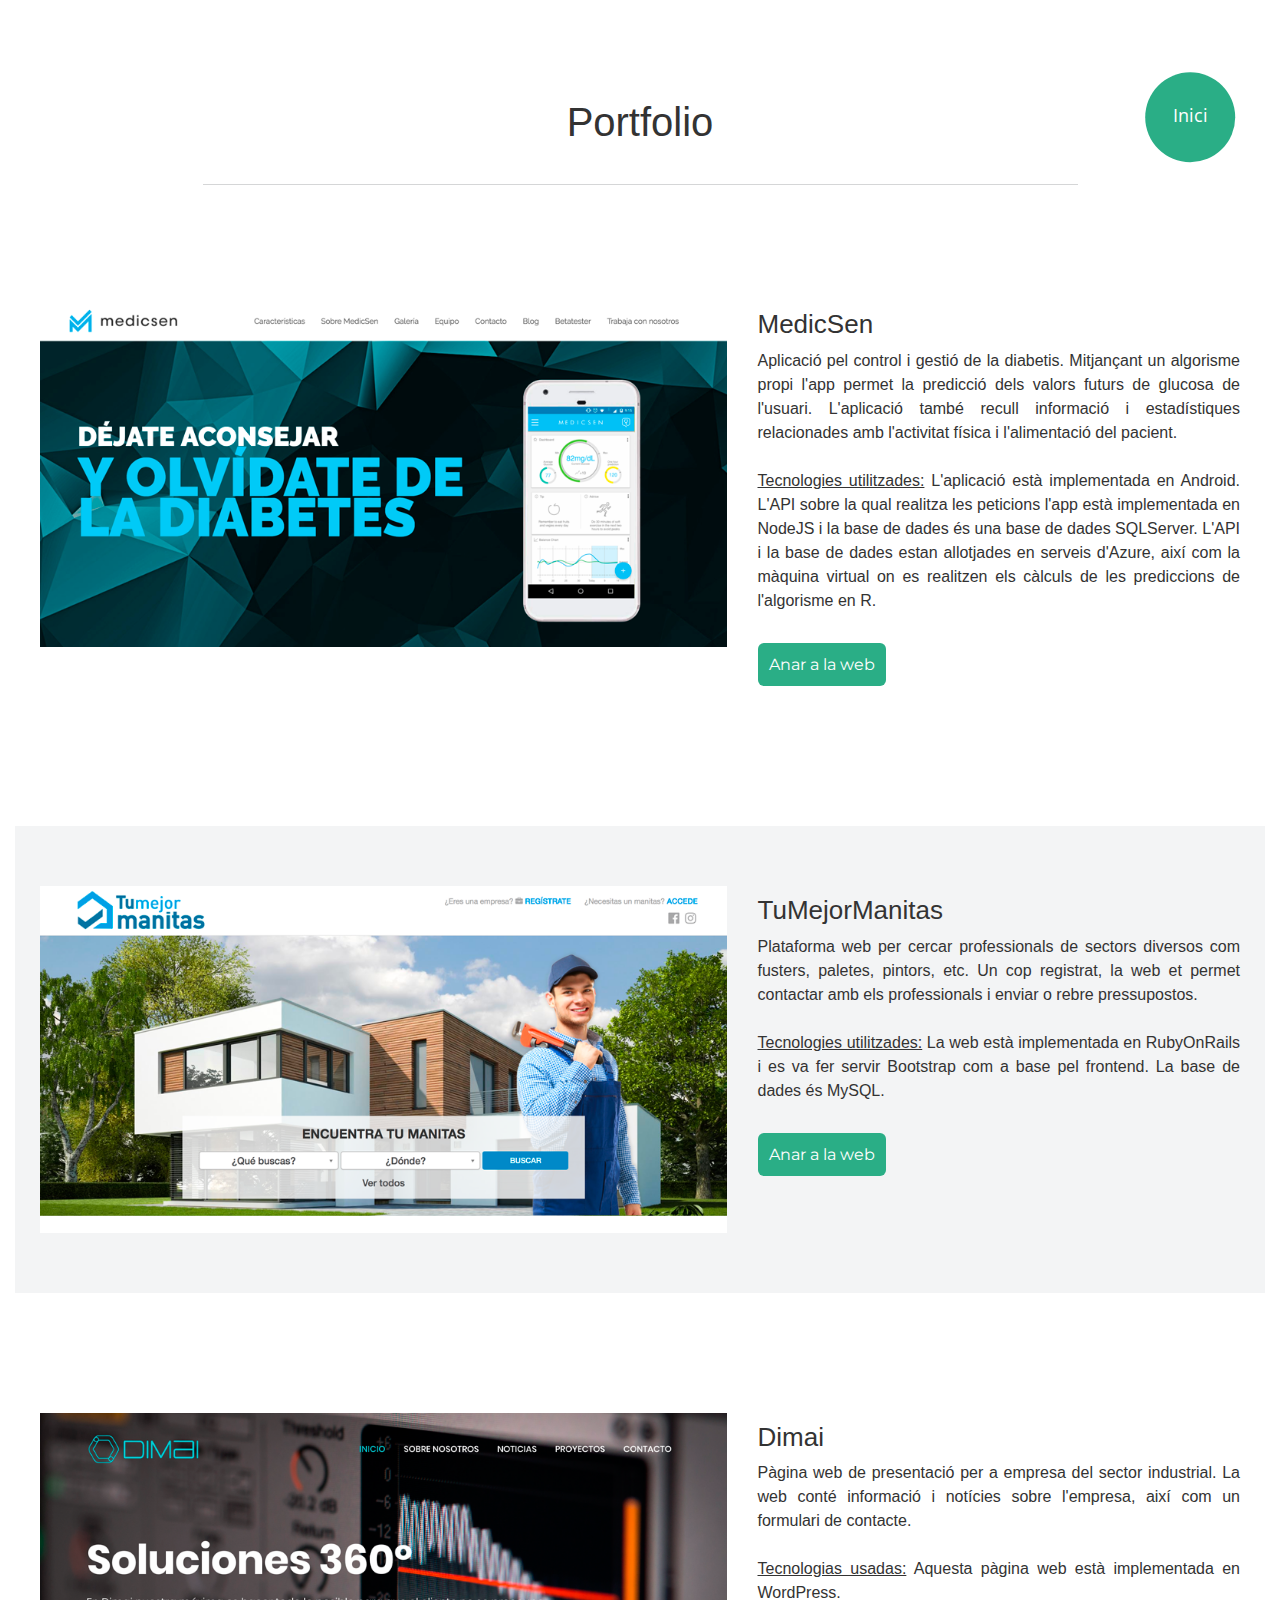
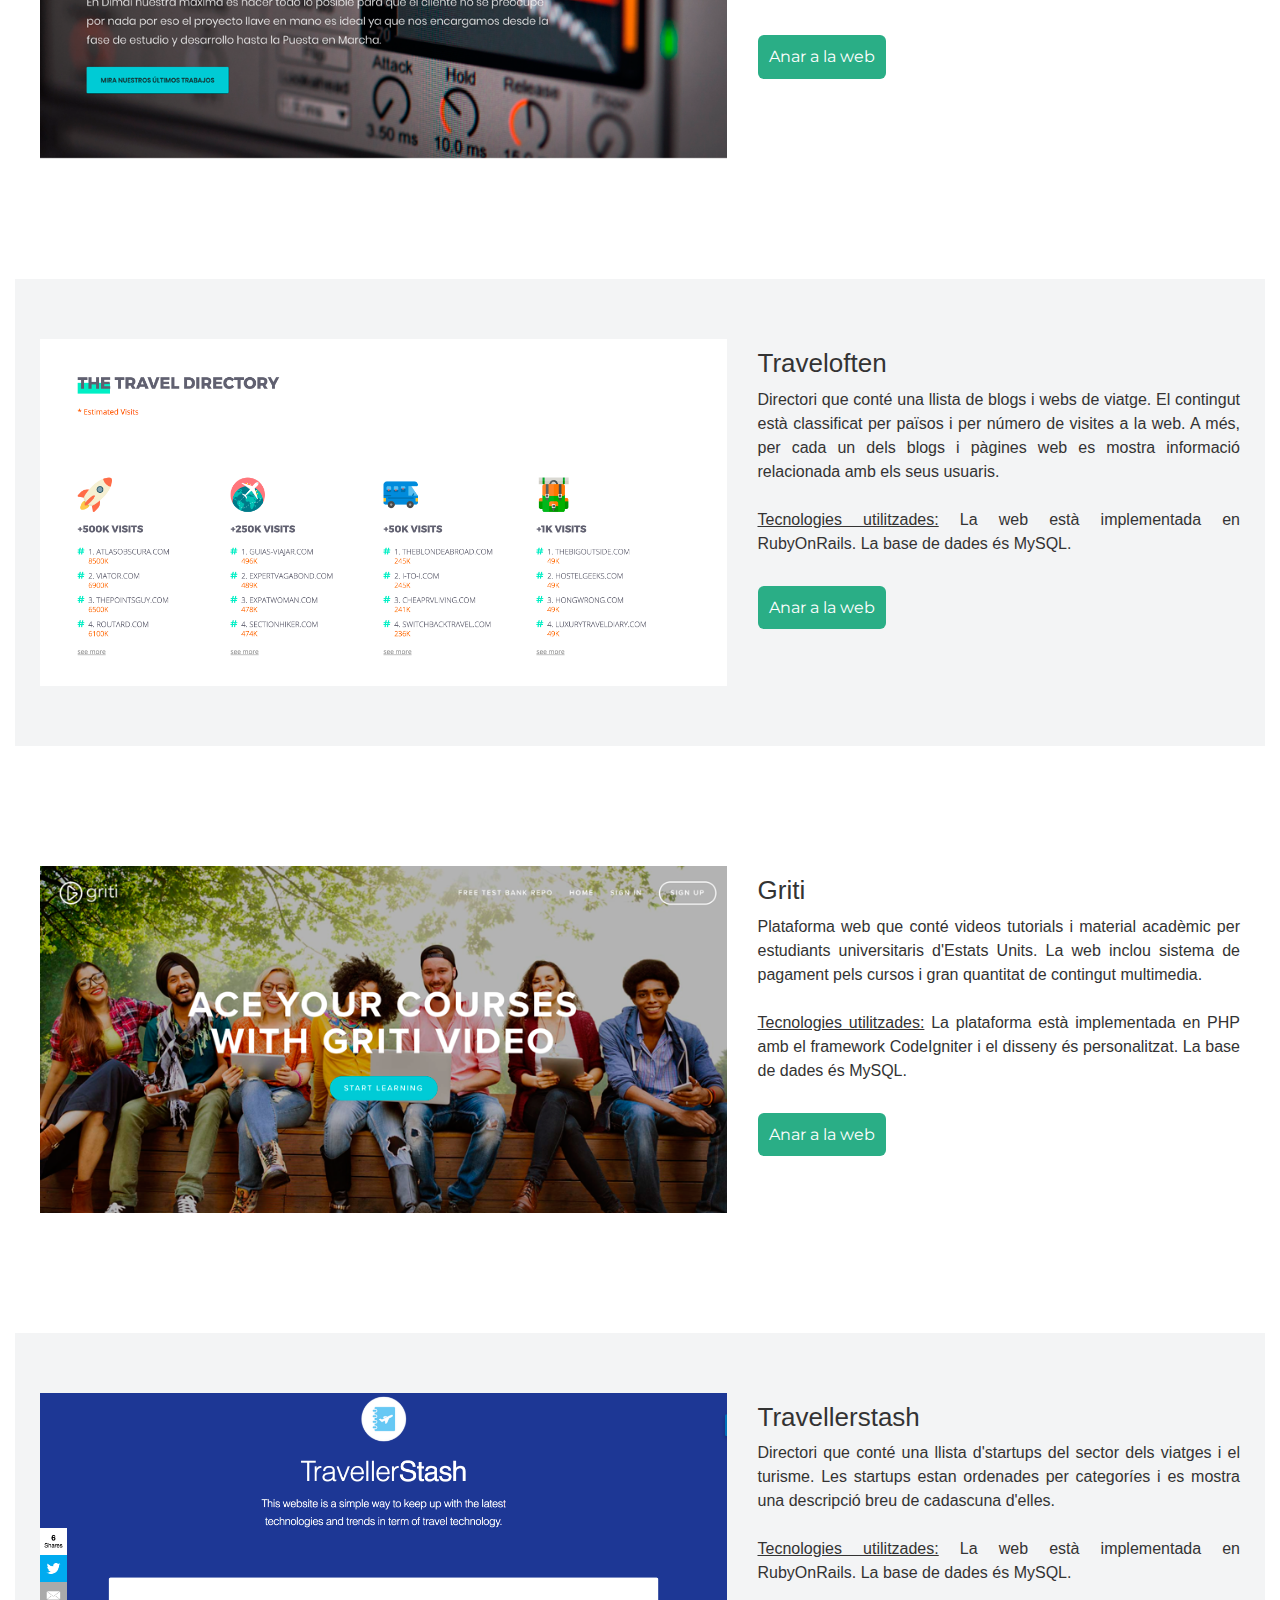
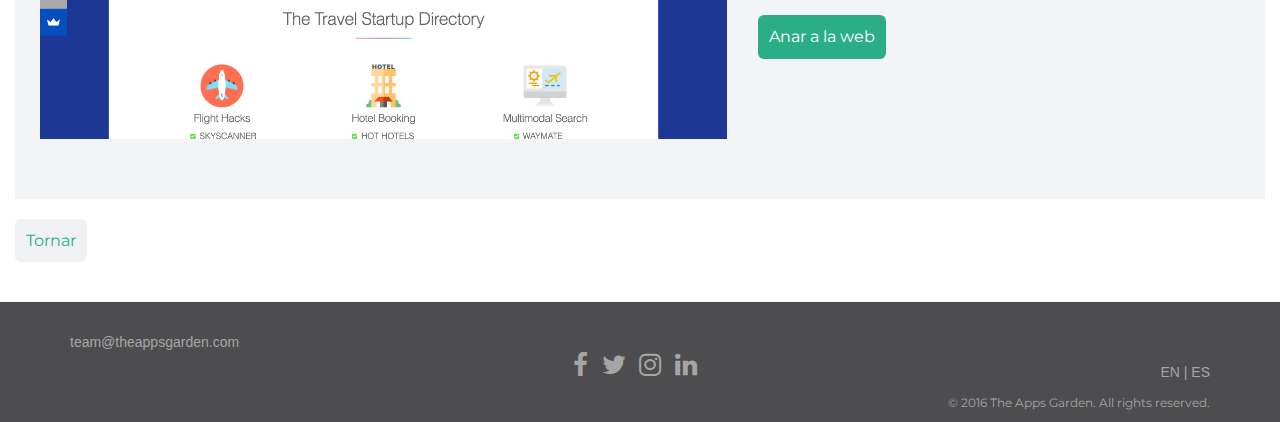
<file: ca/portfolio.html>
<!DOCTYPE html>
<html lang="en">
  <head>
    <meta charset="utf-8">
    <meta http-equiv="X-UA-Compatible" content="IE=edge">
    <meta name="viewport" content="width=device-width, initial-scale=1">
    <!-- The above 3 meta tags *must* come first in the head; any other head content must come *after* these tags -->
    <title>The Apps Garden</title>
    <meta name="description" content="We create apps, websites, or any tech stuff you need. We help your business to flourish.">
    <!-- Mobile Specific Metas
    ================================================== -->
    <meta name="viewport" content="width=device-width, initial-scale=1">
    <!--[if lt IE 9]>
        <script src="https://oss.maxcdn.com/html5shiv/3.7.2/html5shiv.min.js"></script>
        <script src="https://oss.maxcdn.com/respond/1.4.2/respond.min.js"></script>
    <![endif]-->

    <!-- CSS
    ================================================== -->
    <meta property="og:url"                content="http://theappsgarden.com/" />
    <meta property="og:type"               content="website" />
    <meta property="og:title"              content="The Apps Garden" />
    <meta property="og:description"        content="You've got ideas. We put the tech." />
    <meta property="og:image"              content="../images/green_icon.png" />

    <!-- Le fav and touch icons -->
    <link rel="shortcut icon" href="../ico/favicon.ico">
    <link rel="apple-touch-icon" sizes="57x57" href="../ico/apple-touch-icon-57x57.png">
    <link rel="apple-touch-icon" sizes="72x72" href="../ico/apple-touch-icon-72x72.png">
    <link rel="apple-touch-icon" sizes="76x76" href="../ico/apple-touch-icon-76x76.png">
    <link rel="apple-touch-icon" sizes="114x114" href="../ico/apple-touch-icon-114x114.png">
    <link rel="apple-touch-icon" sizes="120x120" href="../ico/apple-touch-icon-120x120.png">
    <link rel="apple-touch-icon" sizes="144x144" href="../ico/apple-touch-icon-144x144.png">
    <link rel="apple-touch-icon" sizes="152x152" href="../ico/apple-touch-icon-152x152.png">
    <link rel="apple-touch-icon" sizes="180x180" href="../ico/apple-touch-icon-180x180.png">

    <!-- Bootstrap -->
    <link href="../css/bootstrap.min.css" rel="stylesheet">
    <link href="../css/style.css" rel="stylesheet">
    <link href="../css/breakpoints.css" rel="stylesheet">
    <link href="../css/font-awesome-4.6.3/css/font-awesome.min.css" rel="stylesheet" type="text/css">

    <!-- Custom Fonts -->
    <link href="https://fonts.googleapis.com/css?family=Montserrat" rel="stylesheet">
    <link href="https://fonts.googleapis.com/css?family=Arvo" rel="stylesheet">
    <link href="https://fonts.googleapis.com/css?family=Roboto" rel="stylesheet">

    <script>
      (function(i,s,o,g,r,a,m){i['GoogleAnalyticsObject']=r;i[r]=i[r]||function(){
      (i[r].q=i[r].q||[]).push(arguments)},i[r].l=1*new Date();a=s.createElement(o),
      m=s.getElementsByTagName(o)[0];a.async=1;a.src=g;m.parentNode.insertBefore(a,m)
      })(window,document,'script','https://www.google-analytics.com/analytics.js','ga');

      ga('create', 'UA-85797261-1', 'auto');
      ga('send', 'pageview');
    </script>

  </head>
  <body>
    <div class="portfolio">
      <div class="container-fluid">
        <a href="index.html" class="hidden-xs hidden-sm">
          <div class="button">
            <div class="button-text">Inici</div>
          </div>
          <div class="button-outline"></div>
        </a>
        <h1 class="text-center">Portfolio</h1>
        <hr>
        <div class="col-md-12">
          <div class="row">
            <div class="col-md-7">
              <img src="../images/medicsen-portfolio.png" class="img-responsive">
            </div>
            <div class="col-md-5">
              <h4>MedicSen</h4>
              <p class="text-justify">Aplicació pel control i gestió de la diabetis. Mitjançant un algorisme propi l'app permet la predicció dels valors futurs de glucosa de l'usuari. L'aplicació també recull informació i estadístiques relacionades amb l'activitat física i l'alimentació del pacient. <br><br><span style="text-decoration: underline;">Tecnologies utilitzades:</span> L'aplicació està implementada en Android. L'API sobre la qual realitza les peticions l'app està implementada en NodeJS i la base de dades és una base de dades SQLServer. L'API i la base de dades estan allotjades en serveis d'Azure, així com la màquina virtual on es realitzen els càlculs de les prediccions de l'algorisme en R.</p>
              <a class="btn btn-lg btn-custom " href="https://www.medicsen.com">Anar a la web</a>
            </div>
          </div>
          <div class="row row-alt">
            <div class="col-md-7">
              <img src="../images/manitas-portfolio.png" class="img-responsive">
            </div>
            <div class="col-md-5">
              <h4>TuMejorManitas</h4>
              <p class="text-justify">Plataforma web per cercar professionals de sectors diversos com fusters, paletes, pintors, etc. Un cop registrat, la web et permet contactar amb els professionals i enviar o rebre pressupostos. <br><br><span style="text-decoration: underline;">Tecnologies utilitzades:</span> La web està implementada en RubyOnRails i es va fer servir Bootstrap com a base pel frontend. La base de dades és MySQL.</p>
              <a class="btn btn-lg btn-custom " href="http://tumejormanitas.com">Anar a la web</a>
            </div>
          </div>
          <div class="row">
            <div class="col-md-7">
              <img src="../images/dimai-portfolio.png" class="img-responsive">
            </div>
            <div class="col-md-5">
              <h4>Dimai</h4>
              <p class="text-justify">Pàgina web de presentació per a empresa del sector industrial. La web conté informació i notícies sobre l'empresa, així com un formulari de contacte.<br><br><span style="text-decoration: underline;">Tecnologias usadas:</span> Aquesta pàgina web està implementada en WordPress.</p>
              <a class="btn btn-lg btn-custom " href="http://www.dimaisl.com">Anar a la web</a>
            </div>
          </div>
          <div class="row row-alt">
            <div class="col-md-7">
              <img src="../images/traveloften-portfolio.png" class="img-responsive">
            </div>
            <div class="col-md-5">
              <h4>Traveloften</h4>
              <p class="text-justify">Directori que conté una llista de blogs i webs de viatge. El contingut està classificat per països i per número de visites a la web. A més, per cada un dels blogs i pàgines web es mostra informació relacionada amb els seus usuaris. <br><br><span style="text-decoration: underline;">Tecnologies utilitzades:</span> La web està implementada en RubyOnRails. La base de dades és MySQL.</p>
              <a class="btn btn-lg btn-custom " href="http://traveloften.co">Anar a la web</a>
            </div>
          </div>
          <div class="row">
            <div class="col-md-7">
              <img src="../images/griti-portfolio.png" class="img-responsive">
            </div>
            <div class="col-md-5">
              <h4>Griti</h4>
              <p class="text-justify">Plataforma web que conté videos tutorials i material acadèmic per estudiants universitaris d'Estats Units. La web inclou sistema de pagament pels cursos i gran quantitat de contingut multimedia. <br><br><span style="text-decoration: underline;">Tecnologies utilitzades:</span> La plataforma està implementada en PHP amb el framework CodeIgniter i el disseny és personalitzat. La base de dades és MySQL.</p>
              <a class="btn btn-lg btn-custom " href="https://www.griti.tv">Anar a la web</a>
            </div>
          </div>
          <div class="row row-alt row-last">
            <div class="col-md-7">
              <img src="../images/travellerstash-portfolio.png" class="img-responsive">
            </div>
            <div class="col-md-5">
              <h4>Travellerstash</h4>
              <p class="text-justify">Directori que conté una llista d'startups del sector dels viatges i el turisme. Les startups estan ordenades per categoríes i es mostra una descripció breu de cadascuna d'elles. <br><br><span style="text-decoration: underline;">Tecnologies utilitzades:</span> La web està implementada en RubyOnRails. La base de dades és MySQL.</p>
              <a class="btn btn-lg btn-custom " href="http://travellerstash.co">Anar a la web</a>
            </div>
          </div>
        </div>
        <a class="btn btn-lg btn-custom btn-alternative" href="index.html">Tornar</a>
      </div>
    </div>
    <footer>
    <div class="container">
    <div class="row">
        <div class="col-xs-12 col-md-4">
          <p><a href="mailto:team@theappsgarden.com?Subject=Hello%20TheAppsGarden" class="email-contact">team@theappsgarden.com</a></p>
        </div>
        <div class="col-xs-12 col-md-4 text-center">
          <a href="http://www.facebook.com/theappsgarden" target="_blank"><i class="fa fa-facebook"></i></a>
          <a href="https://twitter.com/TheAppsGarden" target="_blank"><i class="fa fa-twitter"></i></a>
          <a href="https://www.instagram.com/theappsgarden/" target="_blank"><i class="fa fa-instagram"></i></a>
          <a href="https://www.linkedin.com/company/the-apps-garden" target="_blank"><i class="fa fa-linkedin"></i></a>
        </div>
        <div class="col-xs-12 col-md-4 text-center copyright">
          <p><a class="lang-link" href="http://theappsgarden.com/en">EN</a> | <a class="lang-link" href="http://theappsgarden.com/es">ES</a></p>
          <small>&copy; 2016 The Apps Garden. All rights reserved.</small>
        </div>
      </div>
    </div>
    </footer>

    <!-- jQuery (necessary for Bootstrap's JavaScript plugins) -->
    <script src="https://ajax.googleapis.com/ajax/libs/jquery/1.11.3/jquery.min.js"></script>
  </body>
</html>
</file>
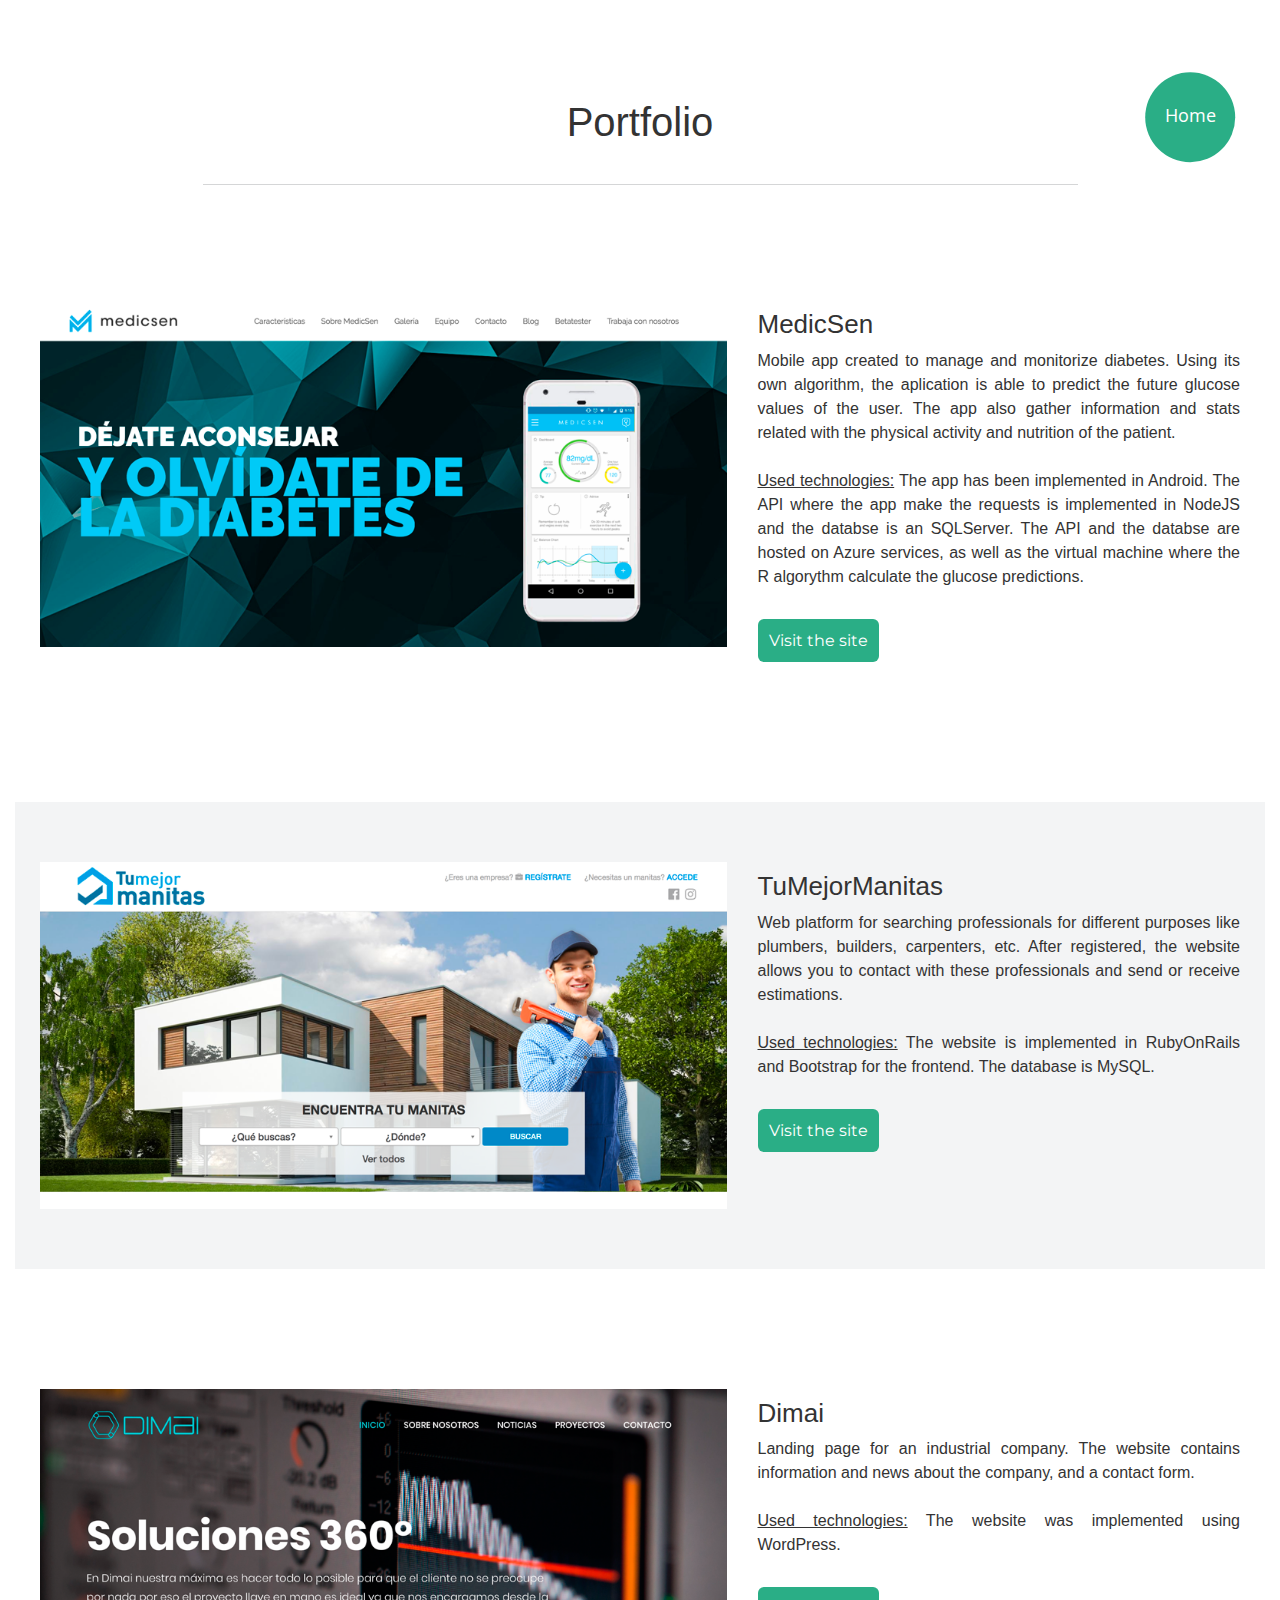
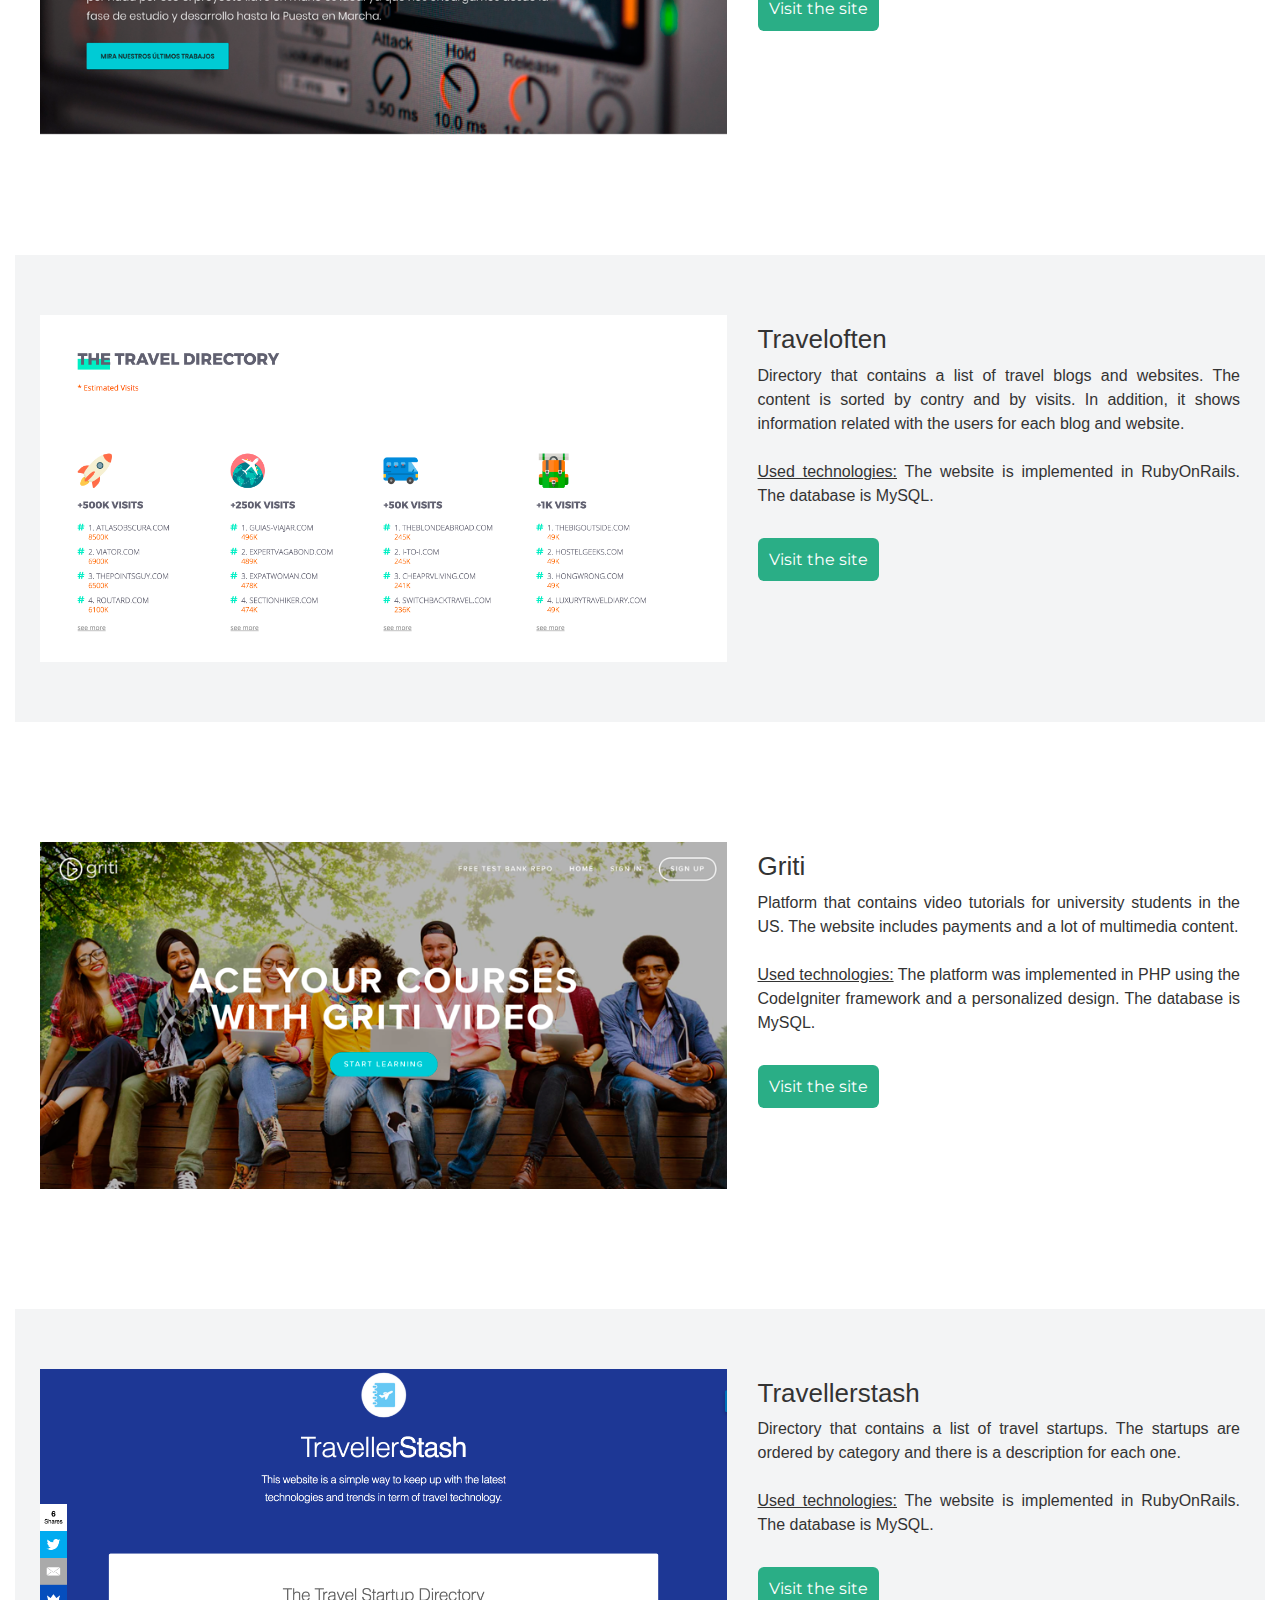
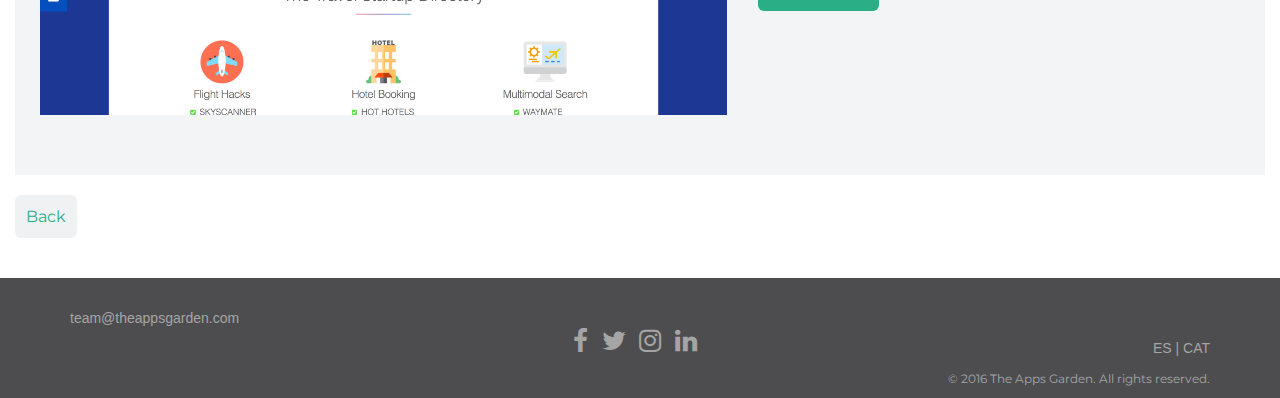
<file: en/portfolio.html>
<!DOCTYPE html>
<html lang="en">
  <head>
    <meta charset="utf-8">
    <meta http-equiv="X-UA-Compatible" content="IE=edge">
    <meta name="viewport" content="width=device-width, initial-scale=1">
    <!-- The above 3 meta tags *must* come first in the head; any other head content must come *after* these tags -->
    <title>The Apps Garden</title>
    <meta name="description" content="We create apps, websites, or any tech stuff you need. We help your business to flourish.">
    <!-- Mobile Specific Metas
    ================================================== -->
    <meta name="viewport" content="width=device-width, initial-scale=1">
    <!--[if lt IE 9]>
        <script src="https://oss.maxcdn.com/html5shiv/3.7.2/html5shiv.min.js"></script>
        <script src="https://oss.maxcdn.com/respond/1.4.2/respond.min.js"></script>
    <![endif]-->

    <!-- CSS
    ================================================== -->
    <meta property="og:url"                content="http://theappsgarden.com/" />
    <meta property="og:type"               content="website" />
    <meta property="og:title"              content="The Apps Garden" />
    <meta property="og:description"        content="You've got ideas. We put the tech." />
    <meta property="og:image"              content="../images/green_icon.png" />

    <!-- Le fav and touch icons -->
    <link rel="shortcut icon" href="../ico/favicon.ico">
    <link rel="apple-touch-icon" sizes="57x57" href="../ico/apple-touch-icon-57x57.png">
    <link rel="apple-touch-icon" sizes="72x72" href="../ico/apple-touch-icon-72x72.png">
    <link rel="apple-touch-icon" sizes="76x76" href="../ico/apple-touch-icon-76x76.png">
    <link rel="apple-touch-icon" sizes="114x114" href="../ico/apple-touch-icon-114x114.png">
    <link rel="apple-touch-icon" sizes="120x120" href="../ico/apple-touch-icon-120x120.png">
    <link rel="apple-touch-icon" sizes="144x144" href="../ico/apple-touch-icon-144x144.png">
    <link rel="apple-touch-icon" sizes="152x152" href="../ico/apple-touch-icon-152x152.png">
    <link rel="apple-touch-icon" sizes="180x180" href="../ico/apple-touch-icon-180x180.png">

    <!-- Bootstrap -->
    <link href="../css/bootstrap.min.css" rel="stylesheet">
    <link href="../css/style.css" rel="stylesheet">
    <link href="../css/breakpoints.css" rel="stylesheet">
    <link href="../css/font-awesome-4.6.3/css/font-awesome.min.css" rel="stylesheet" type="text/css">

    <!-- Custom Fonts -->
    <link href="https://fonts.googleapis.com/css?family=Montserrat" rel="stylesheet">
    <link href="https://fonts.googleapis.com/css?family=Arvo" rel="stylesheet">
    <link href="https://fonts.googleapis.com/css?family=Roboto" rel="stylesheet">

    <script>
      (function(i,s,o,g,r,a,m){i['GoogleAnalyticsObject']=r;i[r]=i[r]||function(){
      (i[r].q=i[r].q||[]).push(arguments)},i[r].l=1*new Date();a=s.createElement(o),
      m=s.getElementsByTagName(o)[0];a.async=1;a.src=g;m.parentNode.insertBefore(a,m)
      })(window,document,'script','https://www.google-analytics.com/analytics.js','ga');

      ga('create', 'UA-85797261-1', 'auto');
      ga('send', 'pageview');
    </script>

  </head>
  <body>
    <div class="portfolio">
      <div class="container-fluid">
        <a href="index.html" class="hidden-xs hidden-sm">
          <div class="button">
            <div class="button-text">Home</div>
          </div>
          <div class="button-outline"></div>
        </a>
        <h1 class="text-center">Portfolio</h1>
        <hr>
        <div class="col-md-12">
          <div class="row">
            <div class="col-md-7">
              <img src="../images/medicsen-portfolio.png" class="img-responsive">
            </div>
            <div class="col-md-5">
              <h4>MedicSen</h4>
              <p class="text-justify">Mobile app created to manage and monitorize diabetes. Using its own algorithm, the aplication is able to predict the future glucose values of the user. The app also gather information and stats related with the physical activity and nutrition of the patient. <br><br><span style="text-decoration: underline;">Used technologies:</span> The app has been implemented in Android. The API where the app make the requests is implemented in NodeJS and the databse is an SQLServer. The API and the databse are hosted on Azure services, as well as the virtual machine where the R algorythm calculate the glucose predictions.</p>
              <a class="btn btn-lg btn-custom " href="https://www.medicsen.com">Visit the site</a>
            </div>
          </div>
          <div class="row row-alt">
            <div class="col-md-7">
              <img src="../images/manitas-portfolio.png" class="img-responsive">
            </div>
            <div class="col-md-5">
              <h4>TuMejorManitas</h4>
              <p class="text-justify">Web platform for searching professionals for different purposes like plumbers, builders, carpenters, etc. After registered, the website allows you to contact with these professionals and send or receive estimations.<br><br><span style="text-decoration: underline;">Used technologies:</span> The website is implemented in RubyOnRails and Bootstrap for the frontend. The database is MySQL.</p>
              <a class="btn btn-lg btn-custom " href="http://tumejormanitas.com">Visit the site</a>
            </div>
          </div>
          <div class="row">
            <div class="col-md-7">
              <img src="../images/dimai-portfolio.png" class="img-responsive">
            </div>
            <div class="col-md-5">
              <h4>Dimai</h4>
              <p class="text-justify">Landing page for an industrial company. The website contains information and news about the company, and a contact form.<br><br><span style="text-decoration: underline;">Used technologies:</span> The website was implemented using WordPress.</p>
              <a class="btn btn-lg btn-custom " href="http://www.dimaisl.com">Visit the site</a>
            </div>
          </div>
          <div class="row row-alt">
            <div class="col-md-7">
              <img src="../images/traveloften-portfolio.png" class="img-responsive">
            </div>
            <div class="col-md-5">
              <h4>Traveloften</h4>
              <p class="text-justify">Directory that contains a list of travel blogs and websites. The content is sorted by contry and by visits. In addition, it shows information related with the users for each blog and website. <br><br><span style="text-decoration: underline;">Used technologies:</span> The website is implemented in RubyOnRails. The database is MySQL.</p>
              <a class="btn btn-lg btn-custom " href="http://traveloften.co">Visit the site</a>
            </div>
          </div>
          <div class="row">
            <div class="col-md-7">
              <img src="../images/griti-portfolio.png" class="img-responsive">
            </div>
            <div class="col-md-5">
              <h4>Griti</h4>
              <p class="text-justify">Platform that contains video tutorials for university students in the US. The website includes payments and a lot of multimedia content.<br><br><span style="text-decoration: underline;">Used technologies:</span> The platform was implemented in PHP using the CodeIgniter framework and a personalized design. The database is MySQL.</p>
              <a class="btn btn-lg btn-custom " href="https://www.griti.tv">Visit the site</a>
            </div>
          </div>
          <div class="row row-alt row-last">
            <div class="col-md-7">
              <img src="../images/travellerstash-portfolio.png" class="img-responsive">
            </div>
            <div class="col-md-5">
              <h4>Travellerstash</h4>
              <p class="text-justify">Directory that contains a list of travel startups. The startups are ordered by category and there is a description for each one. <br><br><span style="text-decoration: underline;">Used technologies:</span> The website is implemented in RubyOnRails. The database is MySQL.</p>
              <a class="btn btn-lg btn-custom " href="http://travellerstash.co">Visit the site</a>
            </div>
          </div>
        </div>
        <a class="btn btn-lg btn-custom btn-alternative" href="index.html">Back</a>
      </div>
    </div>
    <footer>
    <div class="container">
    <div class="row">
        <div class="col-xs-12 col-md-4">
          <p><a href="mailto:team@theappsgarden.com?Subject=Hello%20TheAppsGarden" class="email-contact">team@theappsgarden.com</a></p>
        </div>
        <div class="col-xs-12 col-md-4 text-center">
          <a href="http://www.facebook.com/theappsgarden" target="_blank"><i class="fa fa-facebook"></i></a>
          <a href="https://twitter.com/TheAppsGarden" target="_blank"><i class="fa fa-twitter"></i></a>
          <a href="https://www.instagram.com/theappsgarden/" target="_blank"><i class="fa fa-instagram"></i></a>
          <a href="https://www.linkedin.com/company/the-apps-garden" target="_blank"><i class="fa fa-linkedin"></i></a>
        </div>
        <div class="col-xs-12 col-md-4 text-center copyright">
          <p><a class="lang-link" href="http://theappsgarden.com/es">ES</a> | <a class="lang-link" href="http://theappsgarden.com/ca">CAT</a></p>
          <small>&copy; 2016 The Apps Garden. All rights reserved.</small>
        </div>
      </div>
    </div>
    </footer>

    <!-- jQuery (necessary for Bootstrap's JavaScript plugins) -->
    <script src="https://ajax.googleapis.com/ajax/libs/jquery/1.11.3/jquery.min.js"></script>
  </body>
</html>
</file>
<file: css/style.css>
@import url('https://fonts.googleapis.com/css?family=Open+Sans');

.button {
  z-index: 99;
  position: absolute;
  width: 7%;
  top: 13%;
  left: 93%;
  border-radius: 100%;
  transform: translate(-50%, -50%);
  transition: all 0.25s cubic-bezier(.7, .11, .32, 2);
  background-color: #2aae86;
  cursor: pointer;
}

.button:after {
  content: "";
  display: block;
  padding-bottom: 100%;
}

.button-text {
  position: absolute;
  top: 50%;
  left: 50%;
  transform: translate(-50%, -55%);
  font-size: 18px;
  font-family: "Open Sans", sans-serif;
  color: white;
}

.button-container {
  margin: 0 auto;
  width: 100%;
}

.button-container:after {
  content: "";
  display: block;
  padding-bottom: 100%;
}

body {
  /*font-family: 'Montserrat', sans-serif;*/
}

.jumbotron {
  background-image: url("../images/breather2.png");
  background-size: cover;
  padding-top: 50px;
  margin-bottom: 0px;
}

.jumbotron h2 {
  color: #000;
  font-family: 'Montserrat', sans-serif;
  font-size: 14pt;
  padding-bottom: 50px;
  margin: 0 auto;
  font-weight: 100;
  letter-spacing: 2px;
}

.jumbotron h1 {
  color: #2aae86;
  font-style: oblique;
  font-weight: bold;
  width: 75%;
  margin: 0 auto;
  padding-bottom: 60px;
  font-size: 65px;
  line-height: 1.2em;
}

.jumbotron p {
  color: #000;
  font-family: 'Montserrat', sans-serif;
  font-size: 12pt;
  margin: 0 auto;
  letter-spacing: 2px;
  padding-bottom: 30px;
  width: 65%;
}

hr {
  border-top-color: #d5d6d7;
  width: 70%;
  padding-bottom: 15px;
}

.jumbotron h3 {
  font-family: 'Montserrat', sans-serif;
  font-size: 22px;
  color: #000;
  padding-bottom: 20px;
}

.btn-custom {
  font-family: 'Montserrat', sans-serif;
  color: #fff;
  background-color: #2aae86;
  padding: 20px;
  text-overflow: ellipsis;
  margin-top: 40px;
  margin-bottom: 20px;
}

.btn-custom:hover {
  color: #fff;
}

.btn-alternative {
  background-color: #f0f1f3;
  color: #2aae86;
  margin-top: 60px;
  margin-bottom: 40px;
}

.btn-alternative:hover {
  color: #2aae86;
}

.section-c {
  padding-top: 50px;
  color: #4d4d4f;
  height: 1020px;
  background-color: #f3f4f5;
}

section {
  height: 620px;
  padding-top: 80px;
  color: #4d4d4f;
}

.section-a {
  background-color: #fff;
  margin-bottom: 50px;
}

section h2 {
  padding-bottom: 70px;
}

.section-a i {
  font-size: 52px;
  margin-bottom: 10px;
}

.section-b {
  background-color: #fff;
  color: #4d4d4f;
  height: 570px;
}

.team-img {
  width:65%;
}

.team {
  height: 680px;
  padding-top: 50px;
}

.wedo-img {
  width: 48%;
}

.mission-text {
  font-style: oblique;
  font-size: 22px;
  font-weight: 300;
  width: 85%;
  line-height: 1.6;
}

.project-square {
  padding: 0px;
}

.thumbnail {
  border: none;
  padding: 0px;
  height: 300px;
}

.project-square .thumbnail:hover {
  opacity: 1;
}

.projects-img {
  opacity: 1;
}

.projects-img:hover {
  opacity: 0.8;
}

.thumbnail:hover .projects-img {
  opacity: 0.8;
}

.thumbnail h2 { 
   position: absolute; 
   left: 0; 
   width: 100%; 
   color: #fff;
   display: none;
   font-size: 58px;
   font-family: 'Montserrat', sans-serif;
   font-weight: bold;
}

.thumbnail h2 span{ 
   font-size: 42px;
}

.thumbnail:hover h2 { 
   display: block;
}

#dimai-text {
  top: 60px;
}

#manitas-text {
  top: 360px;
}

#griti-text {
  top: 360px;
}

#medicsen-text {
  top: 60px;
}

ul {
  list-style-type: none;
  padding-left: 0;
  font-weight: 300;
}

footer{
  padding-top: 30px;
  padding-bottom: 10px;
  background-color: #4d4d4f;
  color: #a5a5a6;
}

.email-contact, .email-contact:hover {
  color: #a5a5a6;
}

footer small {
  font-family: 'Montserrat', sans-serif;
}

footer .fa {
  font-size: 26px;
  margin-right: 10px;
  margin-top: 20px;
  color: #a5a5a6;
}

.copyright {
  margin-top: 30px;
  text-align: right;
}

.tag-icon {
  margin-bottom: 20px;
}

.lang-link {
  color: #a5a5a6;
}

.row-alt {
  background-color: #f3f4f5;
}

.portfolio h1 {
  margin-top: 100px;
  font-size: 40px;
  padding-bottom: 20px;
}

.portfolio .row {
  padding: 10px;
  padding-top: 60px;
  padding-bottom: 60px;
  margin-bottom: 60px;
  margin-top: 20px;
}

.portfolio h4 {
  font-size: 26px;
}

.portfolio p {
  font-size: 16px;
  font-family: "Helvetica Neue",Helvetica,Arial,sans-serif;
  font-weight: 300;
  line-height: 1.5;
}

.portfolio .btn-custom {
  margin-top: 20px;
  padding: 10px;
  font-size: 16px;
}

.portfolio .row-last {
  margin-bottom: 0px;
}
</file>
<file: css/breakpoints.css>
@media only screen and (max-width: 728px) { 
	.jumbotron h1 {font-size: 50px;}
	.btn-custom {font-size: 15px; margin-bottom: 40px;}
	footer {text-align: center; padding-bottom: 10px; padding-top: 20px;}
	small {font-size: 10px;}
	section {padding-top: 50px; height:auto;}
	section h2 {font-size: 26px; padding-bottom: 40px;}
	.wedo-img {width: 40%;}
	ul {padding-bottom: 40px;}
	.section-b {height:auto;}
	.mission-text {font-size: 20px; padding-bottom: 20px;}
	.team {height: auto;}
	.team-img {width: 42%}
	.copyright {text-align: center;}
	.jumbotron {background-image: none; background-color: #f3f4f5; background-size: cover; padding-top: 50px; margin-bottom: 0px;}
	.thumbnail {height: auto;}
	.section-c {height: auto;}
	.portfolio .btn-custom {width: 100%;}
	.btn-alternative {margin-top: 60px !important;}
}
</file>
